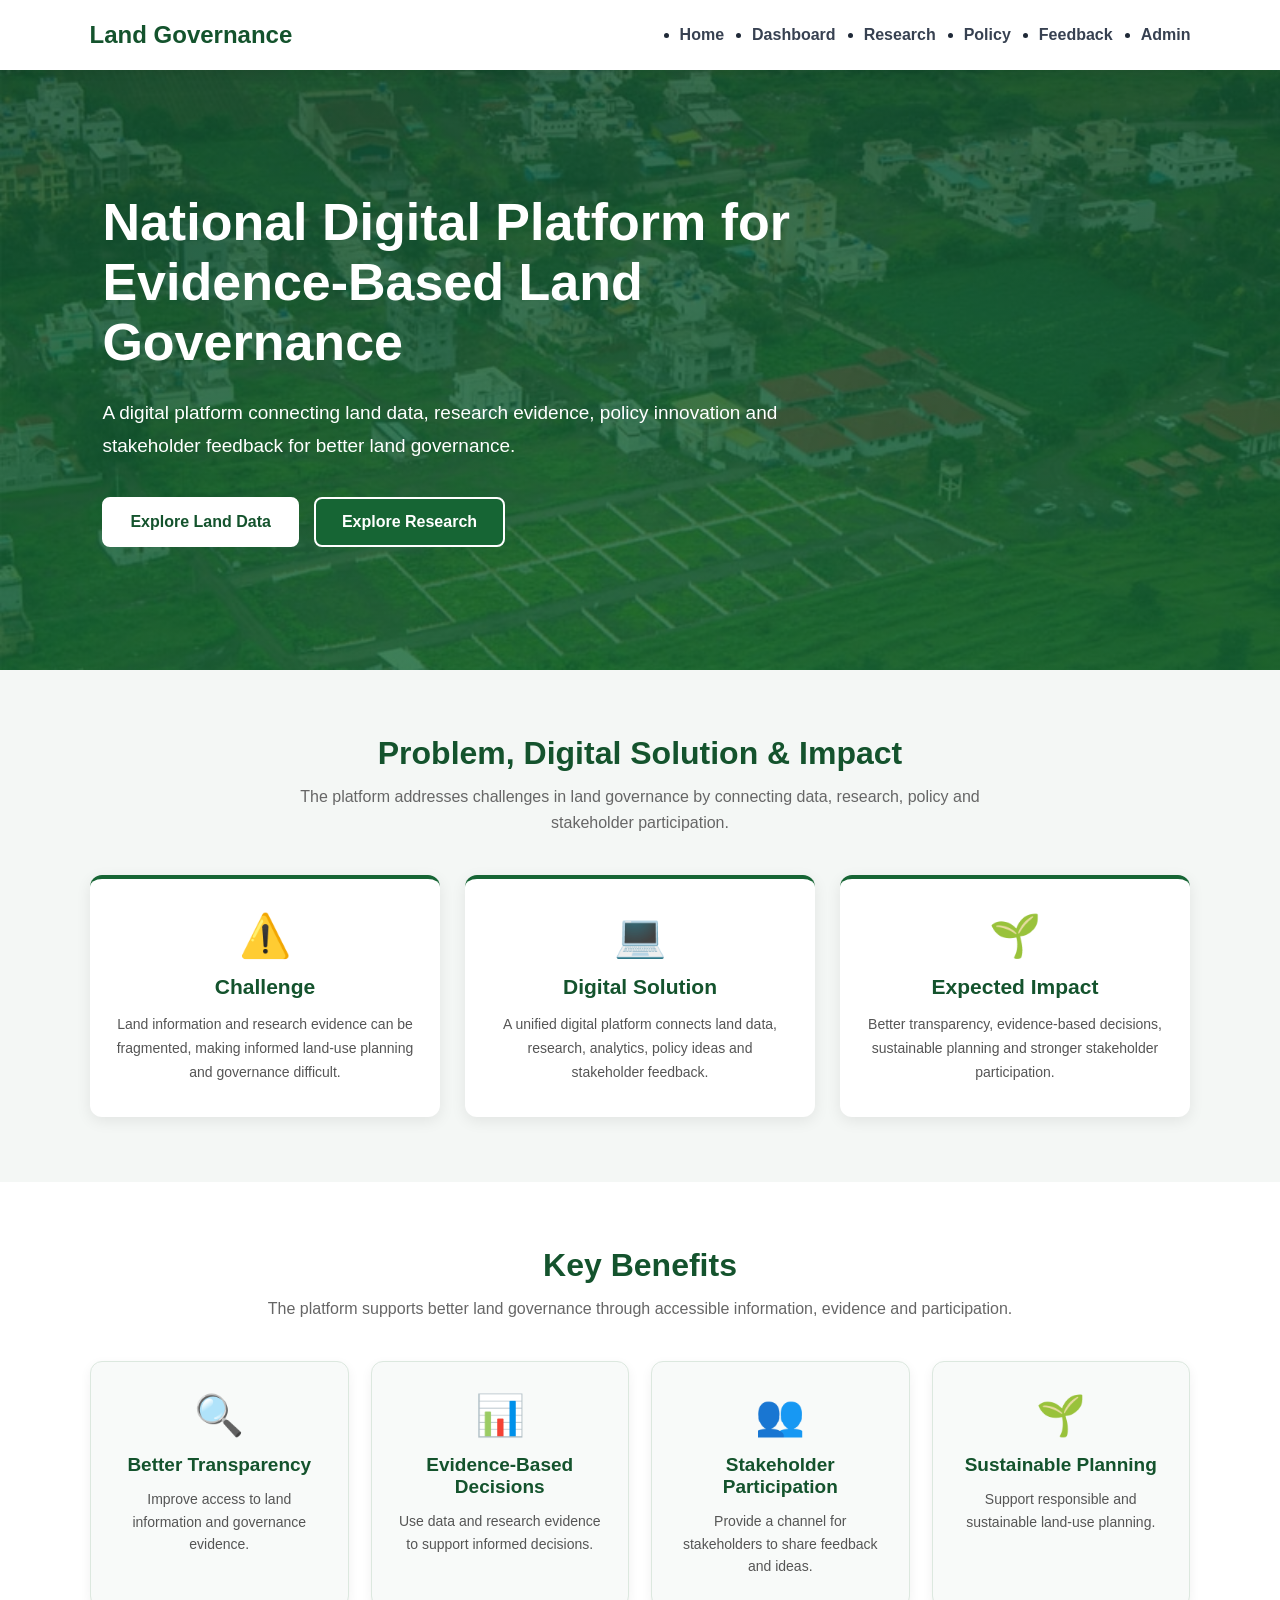
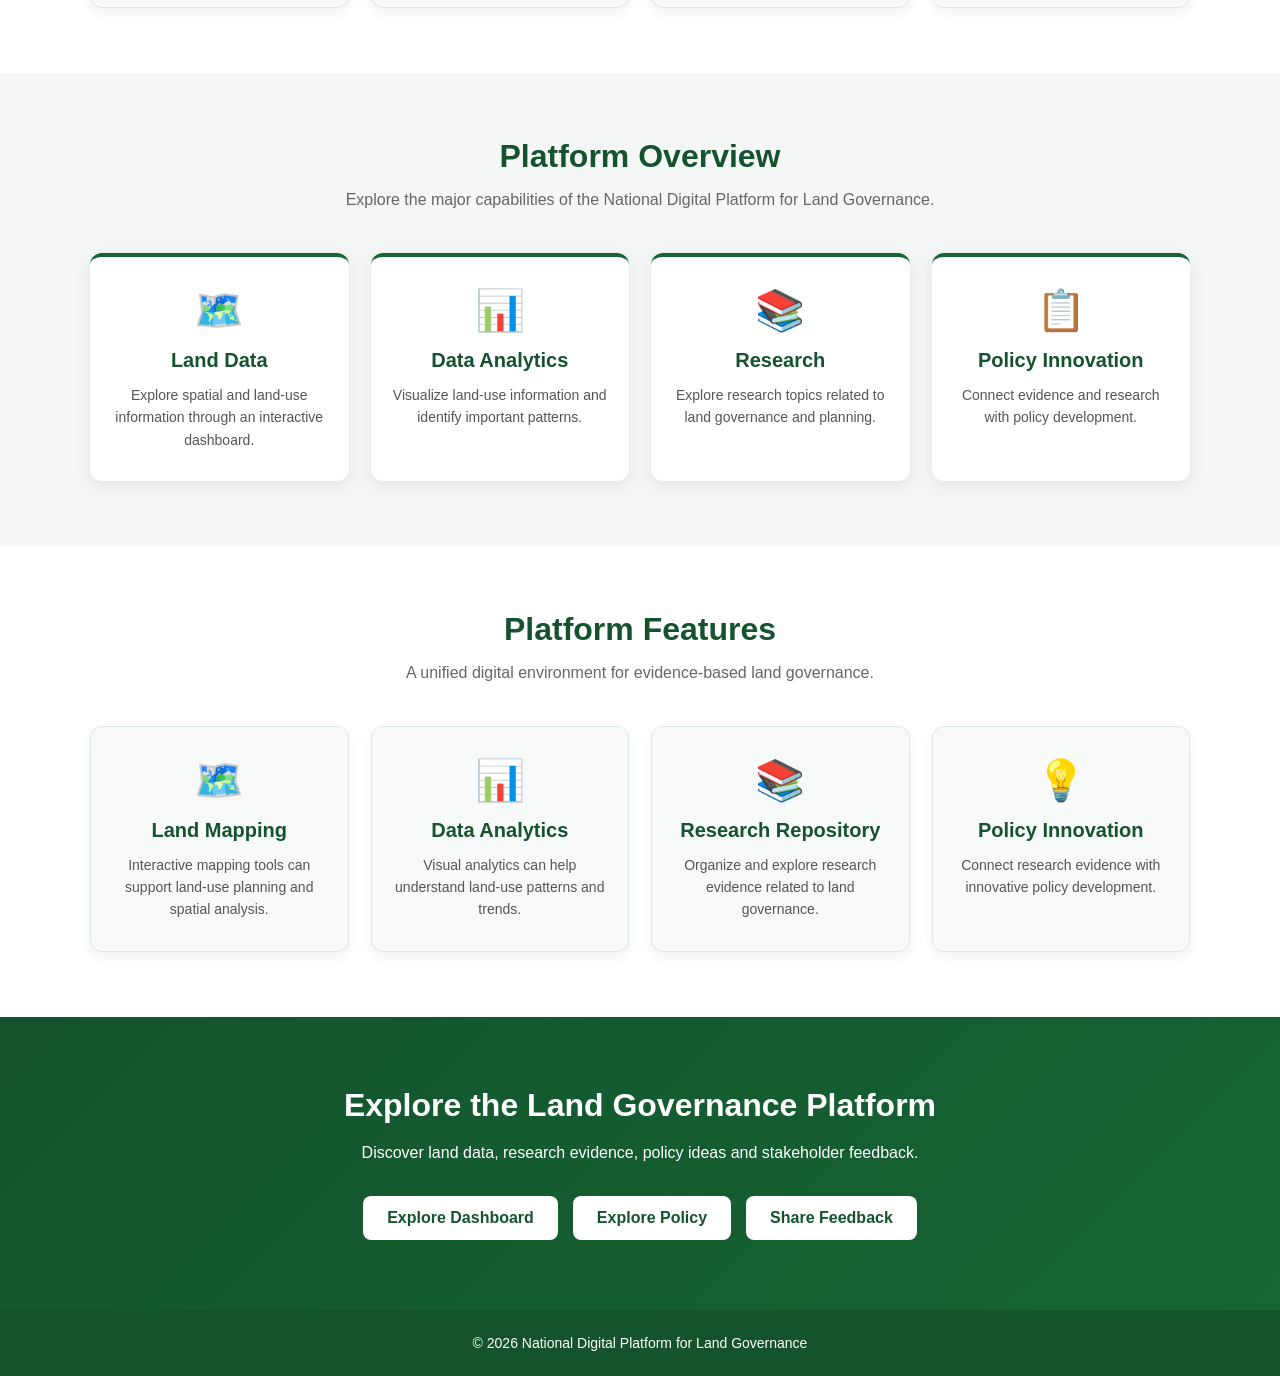
<file: index.html>
<!DOCTYPE html>
<html lang="en">

<head>
    <meta charset="UTF-8">
    <meta name="viewport" content="width=device-width, initial-scale=1.0">

    <title>Land Governance | National Digital Platform</title>

    <link rel="stylesheet" href="css/style.css">
</head>

<body>

    <!-- ============================= -->
    <!-- NAVIGATION BAR -->
    <!-- ============================= -->

    <nav class="navbar">

        <div class="logo">
            Land Governance
        </div>

        <ul class="nav-links">
            <li><a href="index.html">Home</a></li>
            <li><a href="dashboard.html">Dashboard</a></li>
            <li><a href="research.html">Research</a></li>
            <li><a href="policy.html">Policy</a></li>
            <li><a href="feedback.html">Feedback</a></li>
            <li><a href="admin.html">Admin</a></li>
        </ul>

    </nav>


    <!-- ============================= -->
    <!-- HERO SECTION -->
    <!-- ============================= -->

    <section class="hero">

        <div class="hero-content">

            <h1>
                National Digital Platform for
                Evidence-Based Land Governance
            </h1>

            <p>
                A digital platform connecting land data, research evidence,
                policy innovation and stakeholder feedback for better land governance.
            </p>

            <div class="hero-buttons">

                <a href="dashboard.html" class="btn-primary">
                    Explore Land Data
                </a>

                <a href="research.html" class="btn-secondary">
                    Explore Research
                </a>

            </div>

        </div>

    </section>


    <!-- ============================= -->
    <!-- PROBLEM - SOLUTION - IMPACT -->
    <!-- ============================= -->

    <section class="psi-section">

        <div class="psi-container">

            <h2>Problem, Digital Solution & Impact</h2>

            <p class="psi-description">
                The platform addresses challenges in land governance by connecting
                data, research, policy and stakeholder participation.
            </p>

            <div class="psi-grid">

                <div class="psi-card">

                    <div class="psi-icon">⚠️</div>

                    <h3>Challenge</h3>

                    <p>
                        Land information and research evidence can be fragmented,
                        making informed land-use planning and governance difficult.
                    </p>

                </div>


                <div class="psi-card">

                    <div class="psi-icon">💻</div>

                    <h3>Digital Solution</h3>

                    <p>
                        A unified digital platform connects land data, research,
                        analytics, policy ideas and stakeholder feedback.
                    </p>

                </div>


                <div class="psi-card">

                    <div class="psi-icon">🌱</div>

                    <h3>Expected Impact</h3>

                    <p>
                        Better transparency, evidence-based decisions,
                        sustainable planning and stronger stakeholder participation.
                    </p>

                </div>

            </div>

        </div>

    </section>


    <!-- ============================= -->
    <!-- KEY BENEFITS -->
    <!-- ============================= -->

    <section class="benefits-section">

        <div class="benefits-container">

            <h2>Key Benefits</h2>

            <p class="benefits-description">
                The platform supports better land governance through accessible
                information, evidence and participation.
            </p>

            <div class="benefits-grid">

                <div class="benefit-card">

                    <div class="benefit-icon">🔍</div>

                    <h3>Better Transparency</h3>

                    <p>
                        Improve access to land information and governance evidence.
                    </p>

                </div>


                <div class="benefit-card">

                    <div class="benefit-icon">📊</div>

                    <h3>Evidence-Based Decisions</h3>

                    <p>
                        Use data and research evidence to support informed decisions.
                    </p>

                </div>


                <div class="benefit-card">

                    <div class="benefit-icon">👥</div>

                    <h3>Stakeholder Participation</h3>

                    <p>
                        Provide a channel for stakeholders to share feedback and ideas.
                    </p>

                </div>


                <div class="benefit-card">

                    <div class="benefit-icon">🌱</div>

                    <h3>Sustainable Planning</h3>

                    <p>
                        Support responsible and sustainable land-use planning.
                    </p>

                </div>

            </div>

        </div>

    </section>


    <!-- ============================= -->
    <!-- PLATFORM OVERVIEW -->
    <!-- ============================= -->

    <section class="overview-section">

        <div class="overview-container">

            <h2>Platform Overview</h2>

            <p class="overview-description">
                Explore the major capabilities of the National Digital Platform
                for Land Governance.
            </p>

            <div class="overview-grid">

                <div class="overview-card">

                    <div class="overview-icon">🗺️</div>

                    <h3>Land Data</h3>

                    <p>
                        Explore spatial and land-use information through
                        an interactive dashboard.
                    </p>

                </div>


                <div class="overview-card">

                    <div class="overview-icon">📊</div>

                    <h3>Data Analytics</h3>

                    <p>
                        Visualize land-use information and identify
                        important patterns.
                    </p>

                </div>


                <div class="overview-card">

                    <div class="overview-icon">📚</div>

                    <h3>Research</h3>

                    <p>
                        Explore research topics related to land governance
                        and planning.
                    </p>

                </div>


                <div class="overview-card">

                    <div class="overview-icon">📋</div>

                    <h3>Policy Innovation</h3>

                    <p>
                        Connect evidence and research with policy development.
                    </p>

                </div>

            </div>

        </div>

    </section>


    <!-- ============================= -->
    <!-- PLATFORM FEATURES -->
    <!-- ============================= -->

    <section class="features-section">

        <div class="features-container">

            <h2>Platform Features</h2>

            <p class="features-description">
                A unified digital environment for evidence-based land governance.
            </p>

            <div class="features-grid">

                <div class="feature-card">

                    <div class="feature-icon">🗺️</div>

                    <h3>Land Mapping</h3>

                    <p>
                        Interactive mapping tools can support land-use planning
                        and spatial analysis.
                    </p>

                </div>


                <div class="feature-card">

                    <div class="feature-icon">📊</div>

                    <h3>Data Analytics</h3>

                    <p>
                        Visual analytics can help understand land-use
                        patterns and trends.
                    </p>

                </div>


                <div class="feature-card">

                    <div class="feature-icon">📚</div>

                    <h3>Research Repository</h3>

                    <p>
                        Organize and explore research evidence related
                        to land governance.
                    </p>

                </div>


                <div class="feature-card">

                    <div class="feature-icon">💡</div>

                    <h3>Policy Innovation</h3>

                    <p>
                        Connect research evidence with innovative
                        policy development.
                    </p>

                </div>

            </div>

        </div>

    </section>


    <!-- ============================= -->
    <!-- HOME PAGE CTA -->
    <!-- ============================= -->

    <section class="home-cta">

        <div class="home-cta-container">

            <h2>
                Explore the Land Governance Platform
            </h2>

            <p>
                Discover land data, research evidence, policy ideas
                and stakeholder feedback.
            </p>

            <div class="home-cta-buttons">

                <a href="dashboard.html">
                    Explore Dashboard
                </a>

                <a href="policy.html">
                    Explore Policy
                </a>

                <a href="feedback.html">
                    Share Feedback
                </a>

            </div>

        </div>

    </section>


    <!-- ============================= -->
    <!-- FOOTER -->
    <!-- ============================= -->

    <footer class="footer">

        <p>
            © 2026 National Digital Platform for Land Governance
        </p>

    </footer>


    <!-- ============================= -->
    <!-- JAVASCRIPT -->
    <!-- ============================= -->

    <script src="js/script.js"></script>

</body>

</html>
</file>
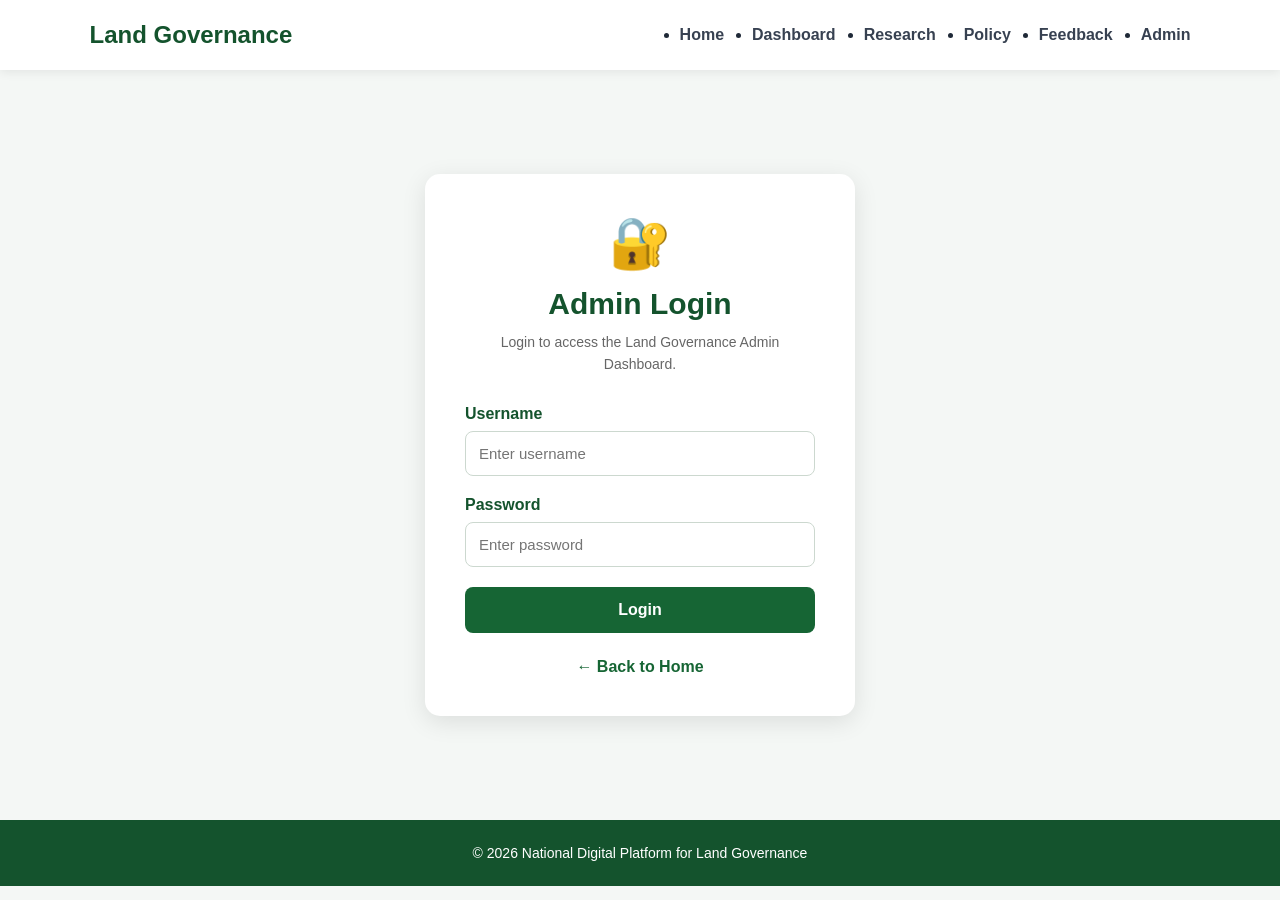
<file: admin.html>
<!DOCTYPE html>
<html lang="en">

<head>
    <meta charset="UTF-8">
    <meta name="viewport" content="width=device-width, initial-scale=1.0">

    <title>Admin Dashboard | Land Governance</title>

    <link rel="stylesheet" href="css/style.css">
</head>

<body>

    <!-- ============================= -->
    <!-- LOGIN PROTECTION -->
    <!-- ============================= -->

    <script>
        if (sessionStorage.getItem("adminLoggedIn") !== "true") {
            window.location.href = "login.html";
        }
    </script>


    <!-- ============================= -->
    <!-- NAVIGATION BAR -->
    <!-- ============================= -->

    <nav class="navbar">

        <div class="logo">
            Land Governance
        </div>

        <ul class="nav-links">

            <li>
                <a href="index.html">Home</a>
            </li>

            <li>
                <a href="dashboard.html">Dashboard</a>
            </li>

            <li>
                <a href="research.html">Research</a>
            </li>

            <li>
                <a href="policy.html">Policy</a>
            </li>

            <li>
                <a href="feedback.html">Feedback</a>
            </li>

            <li>
                <a href="admin.html">Admin</a>
            </li>

            <li>
                <a href="#" id="logoutBtn">Logout</a>
            </li>

        </ul>

    </nav>


    <!-- ============================= -->
    <!-- ADMIN HEADER -->
    <!-- ============================= -->

    <section class="admin-header">

        <div class="admin-header-content">

            <h1>Admin Dashboard</h1>

            <p>
                Manage stakeholder feedback and review platform insights.
            </p>

        </div>

    </section>


    <!-- ============================= -->
    <!-- ADMIN CONTENT -->
    <!-- ============================= -->

    <section class="admin-section">

        <div class="admin-container">


            <!-- ============================= -->
            <!-- STATISTICS -->
            <!-- ============================= -->

            <div class="admin-stats">

                <div class="admin-stat-card">

                    <h3>Total Feedback</h3>

                    <p id="totalFeedback">
                        0
                    </p>

                </div>


                <div class="admin-stat-card">

                    <h3>Policy Suggestions</h3>

                    <p id="policyFeedback">
                        0
                    </p>

                </div>


                <div class="admin-stat-card">

                    <h3>Research / Data</h3>

                    <p id="researchFeedback">
                        0
                    </p>

                </div>

            </div>


            <!-- ============================= -->
            <!-- FEEDBACK FILTER -->
            <!-- ============================= -->

            <div class="admin-filter">

                <label for="categoryFilter">
                    Filter Feedback:
                </label>

                <select id="categoryFilter">

                    <option value="all">
                        All Categories
                    </option>

                    <option value="land-use">
                        Land Use
                    </option>

                    <option value="policy">
                        Policy Suggestion
                    </option>

                    <option value="data-research">
                        Data / Research
                    </option>

                    <option value="environment">
                        Environment
                    </option>

                    <option value="other">
                        Other
                    </option>

                </select>

            </div>


            <!-- ============================= -->
            <!-- FEEDBACK TITLE -->
            <!-- ============================= -->

            <h2 class="admin-feedback-title">
                Submitted Feedback
            </h2>


            <p id="noFeedback">
                No feedback submitted yet.
            </p>


            <!-- ============================= -->
            <!-- FEEDBACK LIST -->
            <!-- ============================= -->

            <div id="feedbackList"></div>


            <!-- ============================= -->
            <!-- CLEAR FEEDBACK -->
            <!-- ============================= -->

            <button
                id="clearFeedbackBtn"
                class="clear-feedback-btn"
                type="button"
            >
                Clear All Feedback
            </button>

        </div>

    </section>


    <!-- ============================= -->
    <!-- FOOTER -->
    <!-- ============================= -->

    <footer class="footer">

        <p>
            © 2026 National Digital Platform for Land Governance
        </p>

    </footer>


    <!-- ============================= -->
    <!-- LOGOUT SCRIPT -->
    <!-- ============================= -->

    <script>

        const logoutBtn = document.getElementById("logoutBtn");

        if (logoutBtn) {

            logoutBtn.addEventListener("click", function(event) {

                event.preventDefault();

                sessionStorage.removeItem("adminLoggedIn");

                window.location.href = "login.html";

            });

        }

    </script>


    <!-- ============================= -->
    <!-- ADMIN DASHBOARD SCRIPT -->
    <!-- ============================= -->

    <script>

        const feedbackListContainer =
            document.getElementById("feedbackList");

        const noFeedback =
            document.getElementById("noFeedback");

        const totalFeedback =
            document.getElementById("totalFeedback");

        const policyFeedback =
            document.getElementById("policyFeedback");

        const researchFeedback =
            document.getElementById("researchFeedback");

        const categoryFilter =
            document.getElementById("categoryFilter");

        const clearFeedbackBtn =
            document.getElementById("clearFeedbackBtn");


        let feedbackList =
            JSON.parse(localStorage.getItem("feedbackList")) || [];


        /* ============================= */
        /* DISPLAY FEEDBACK */
        /* ============================= */

        function displayFeedback() {

            feedbackListContainer.innerHTML = "";

            const selectedCategory =
                categoryFilter.value;


            const filteredFeedback =
                selectedCategory === "all"
                    ? feedbackList
                    : feedbackList.filter(function(feedback) {
                        return feedback.category === selectedCategory;
                    });


            /* No feedback */

            if (filteredFeedback.length === 0) {

                noFeedback.style.display = "block";

            } else {

                noFeedback.style.display = "none";

            }


            /* Create feedback cards */

            filteredFeedback.forEach(function(feedback) {

                const card =
                    document.createElement("div");

                card.className =
                    "admin-feedback-card";


                const title =
                    document.createElement("h3");

                title.textContent =
                    feedback.category;

                card.appendChild(title);


                const name =
                    document.createElement("p");

                name.innerHTML =
                    "<strong>Name:</strong> ";

                name.appendChild(
                    document.createTextNode(feedback.name)
                );

                card.appendChild(name);


                const email =
                    document.createElement("p");

                email.innerHTML =
                    "<strong>Email:</strong> ";

                email.appendChild(
                    document.createTextNode(feedback.email)
                );

                card.appendChild(email);


                const location =
                    document.createElement("p");

                location.innerHTML =
                    "<strong>Location:</strong> ";

                location.appendChild(
                    document.createTextNode(feedback.location)
                );

                card.appendChild(location);


                const message =
                    document.createElement("p");

                message.innerHTML =
                    "<strong>Message:</strong> ";

                message.appendChild(
                    document.createTextNode(feedback.message)
                );

                card.appendChild(message);


                const date =
                    document.createElement("p");

                date.innerHTML =
                    "<strong>Date:</strong> ";

                date.appendChild(
                    document.createTextNode(feedback.date)
                );

                card.appendChild(date);


                feedbackListContainer.appendChild(card);

            });

        }


        /* ============================= */
        /* UPDATE STATISTICS */
        /* ============================= */

        function updateStatistics() {

            totalFeedback.textContent =
                feedbackList.length;


            const policyCount =
                feedbackList.filter(function(feedback) {

                    return feedback.category === "policy";

                }).length;


            const researchCount =
                feedbackList.filter(function(feedback) {

                    return feedback.category === "data-research";

                }).length;


            policyFeedback.textContent =
                policyCount;

            researchFeedback.textContent =
                researchCount;

        }


        /* ============================= */
        /* FILTER */
        /* ============================= */

        categoryFilter.addEventListener(
            "change",
            function() {

                displayFeedback();

            }
        );


        /* ============================= */
        /* CLEAR ALL FEEDBACK */
        /* ============================= */

        clearFeedbackBtn.addEventListener(
            "click",
            function() {

                if (feedbackList.length === 0) {

                    alert("There is no feedback to clear.");

                    return;

                }


                const confirmClear =
                    confirm(
                        "Are you sure you want to clear all feedback?"
                    );


                if (confirmClear) {

                    localStorage.removeItem("feedbackList");

                    feedbackList = [];

                    updateStatistics();

                    displayFeedback();

                    alert("All feedback has been cleared.");

                }

            }
        );


        /* ============================= */
        /* INITIAL LOAD */
        /* ============================= */

        updateStatistics();

        displayFeedback();

    </script>

</body>

</html>
</file>
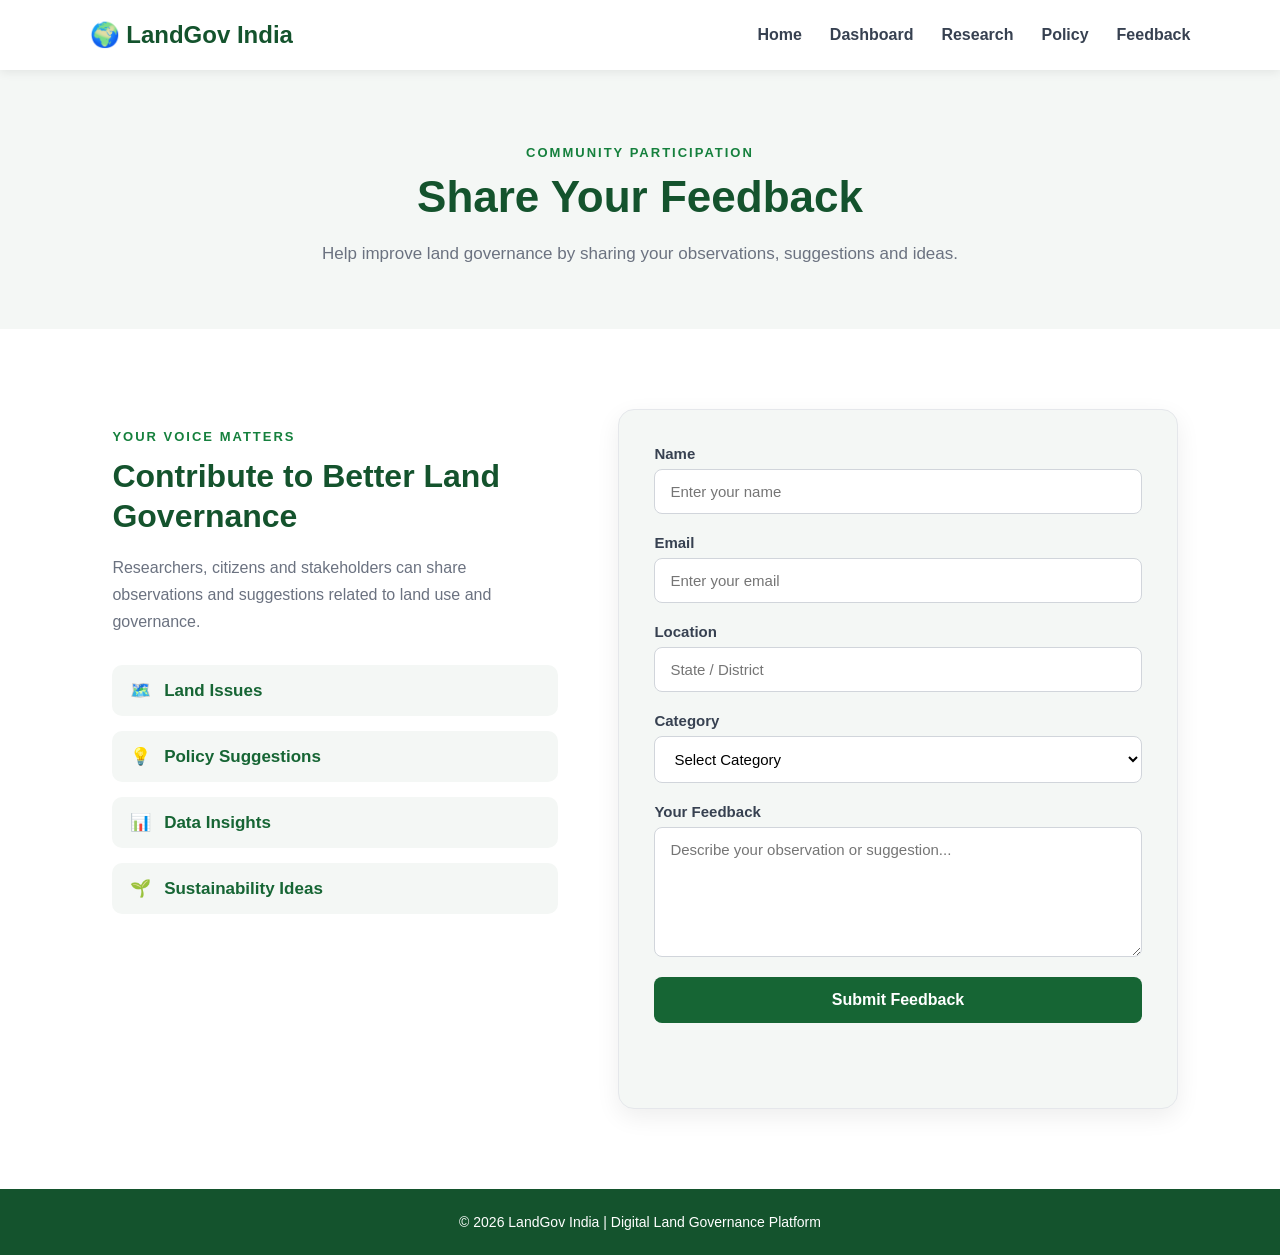
<file: feedback.html>
<!DOCTYPE html>
<html lang="en">

<head>

    <meta charset="UTF-8">

    <meta name="viewport" content="width=device-width, initial-scale=1.0">

    <title>Feedback - LandGov India</title>

    <link rel="stylesheet" href="css/style.css">

</head>


<body>


    <!-- Navigation Bar -->

    <nav>

        <div class="logo">
            🌍 LandGov India
        </div>


        <div class="nav-links">

            <a href="index.html">Home</a>

            <a href="dashboard.html">Dashboard</a>

            <a href="research.html">Research</a>

            <a href="policy.html">Policy</a>

            <a href="feedback.html">Feedback</a>

        </div>

    </nav>



    <!-- Feedback Header -->

    <section class="feedback-header">

        <p class="small-title">
            COMMUNITY PARTICIPATION
        </p>

        <h1>
            Share Your Feedback
        </h1>

        <p>
            Help improve land governance by sharing your
            observations, suggestions and ideas.
        </p>

    </section>



    <!-- Feedback Form -->

    <section class="feedback-section">

        <div class="feedback-container">


            <!-- Information -->

            <div class="feedback-info">

                <p class="small-title">
                    YOUR VOICE MATTERS
                </p>

                <h2>
                    Contribute to Better Land Governance
                </h2>

                <p>
                    Researchers, citizens and stakeholders can
                    share observations and suggestions related
                    to land use and governance.
                </p>


                <div class="feedback-points">

                    <div>
                        🗺️
                        <strong>
                            Land Issues
                        </strong>
                    </div>

                    <div>
                        💡
                        <strong>
                            Policy Suggestions
                        </strong>
                    </div>

                    <div>
                        📊
                        <strong>
                            Data Insights
                        </strong>
                    </div>

                    <div>
                        🌱
                        <strong>
                            Sustainability Ideas
                        </strong>
                    </div>

                </div>

            </div>



            <!-- Form -->

            <div class="feedback-form-card">

                <form id="feedbackForm">


                    <label for="name">
                        Name
                    </label>

                    <input
                        type="text"
                        id="name"
                        placeholder="Enter your name"
                        required
                    >


                    <label for="email">
                        Email
                    </label>

                    <input
                        type="email"
                        id="email"
                        placeholder="Enter your email"
                        required
                    >


                    <label for="location">
                        Location
                    </label>

                    <input
                        type="text"
                        id="location"
                        placeholder="State / District"
                        required
                    >


                    <label for="category">
                        Category
                    </label>

                    <select id="category" required>

                        <option value="">
                            Select Category
                        </option>

                        <option value="land-use">
                            Land Use
                        </option>

                        <option value="policy">
                            Policy Suggestion
                        </option>

                        <option value="data">
                            Data / Research
                        </option>

                        <option value="environment">
                            Environment
                        </option>

                        <option value="other">
                            Other
                        </option>

                    </select>


                    <label for="message">
                        Your Feedback
                    </label>

                    <textarea
                        id="message"
                        rows="6"
                        placeholder="Describe your observation or suggestion..."
                        required
                    ></textarea>


                    <button type="submit">
                        Submit Feedback
                    </button>


                </form>


                <div
                    id="feedbackMessage"
                    class="feedback-message">
                </div>

            </div>


        </div>

    </section>



    <!-- Footer -->

    <footer>

        <p>
            © 2026 LandGov India | Digital Land Governance Platform
        </p>

    </footer>



    <script src="js/script.js"></script>

</body>

</html>
</file>
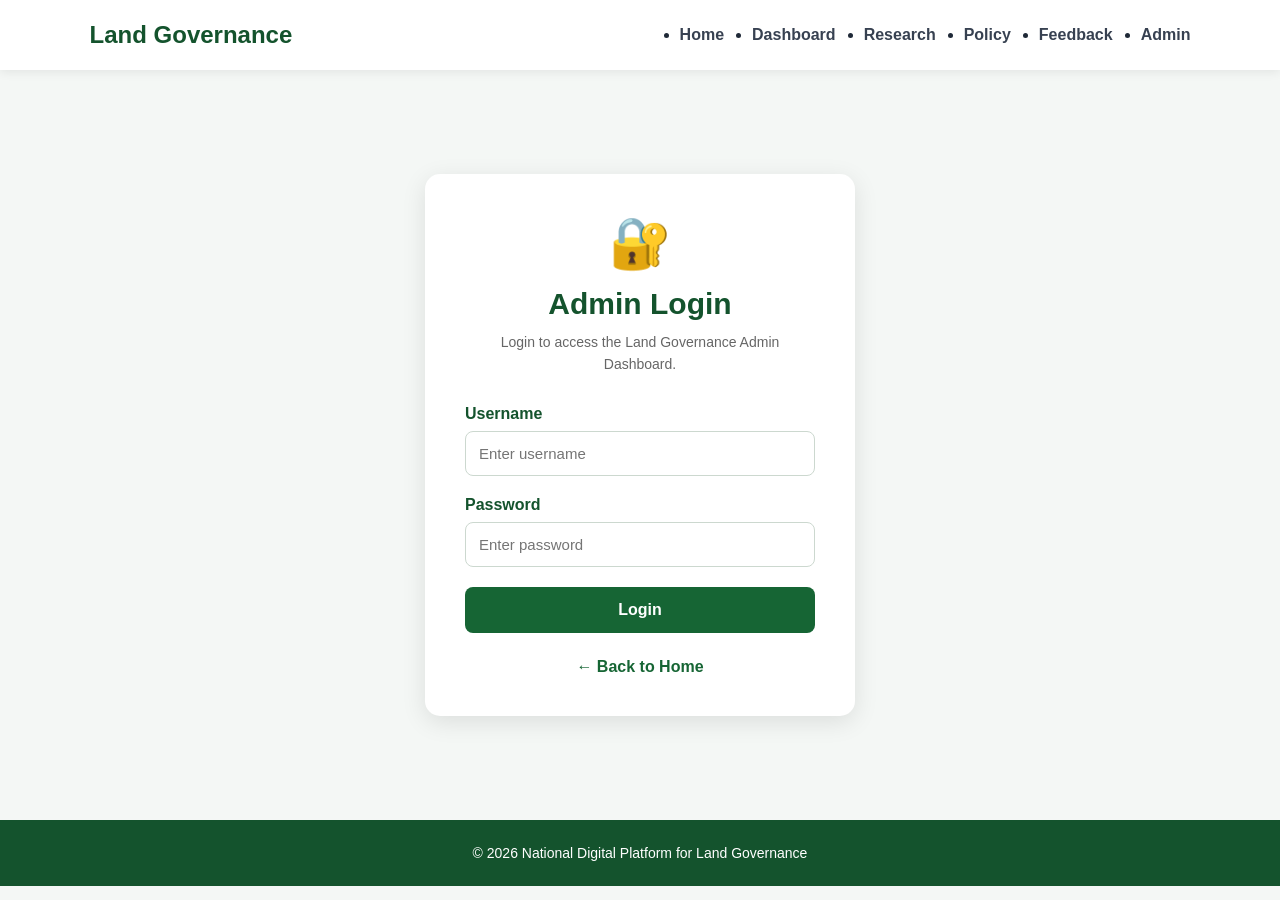
<file: login.html>
<!DOCTYPE html>
<html lang="en">

<head>
    <meta charset="UTF-8">
    <meta name="viewport" content="width=device-width, initial-scale=1.0">

    <title>Admin Login | Land Governance</title>

    <link rel="stylesheet" href="css/style.css">
</head>

<body>

    <!-- NAVIGATION BAR -->

    <nav class="navbar">

        <div class="logo">
            Land Governance
        </div>

        <ul class="nav-links">
            <li><a href="index.html">Home</a></li>
            <li><a href="dashboard.html">Dashboard</a></li>
            <li><a href="research.html">Research</a></li>
            <li><a href="policy.html">Policy</a></li>
            <li><a href="feedback.html">Feedback</a></li>
            <li><a href="login.html">Admin</a></li>
        </ul>

    </nav>


    <!-- LOGIN SECTION -->

    <section class="login-section">

        <div class="login-container">

            <div class="login-icon">
                🔐
            </div>

            <h1>Admin Login</h1>

            <p class="login-description">
                Login to access the Land Governance Admin Dashboard.
            </p>


            <form id="loginForm">

                <div class="login-field">

                    <label for="username">
                        Username
                    </label>

                    <input
                        type="text"
                        id="username"
                        placeholder="Enter username"
                        required
                    >

                </div>


                <div class="login-field">

                    <label for="password">
                        Password
                    </label>

                    <input
                        type="password"
                        id="password"
                        placeholder="Enter password"
                        required
                    >

                </div>


                <button type="submit" class="login-btn">
                    Login
                </button>


                <p id="loginMessage" class="login-message"></p>

            </form>


            <a href="index.html" class="back-home">
                ← Back to Home
            </a>

        </div>

    </section>


    <!-- FOOTER -->

    <footer class="footer">

        <p>
            © 2026 National Digital Platform for Land Governance
        </p>

    </footer>


    <script src="js/script.js"></script>

</body>

</html>
</file>
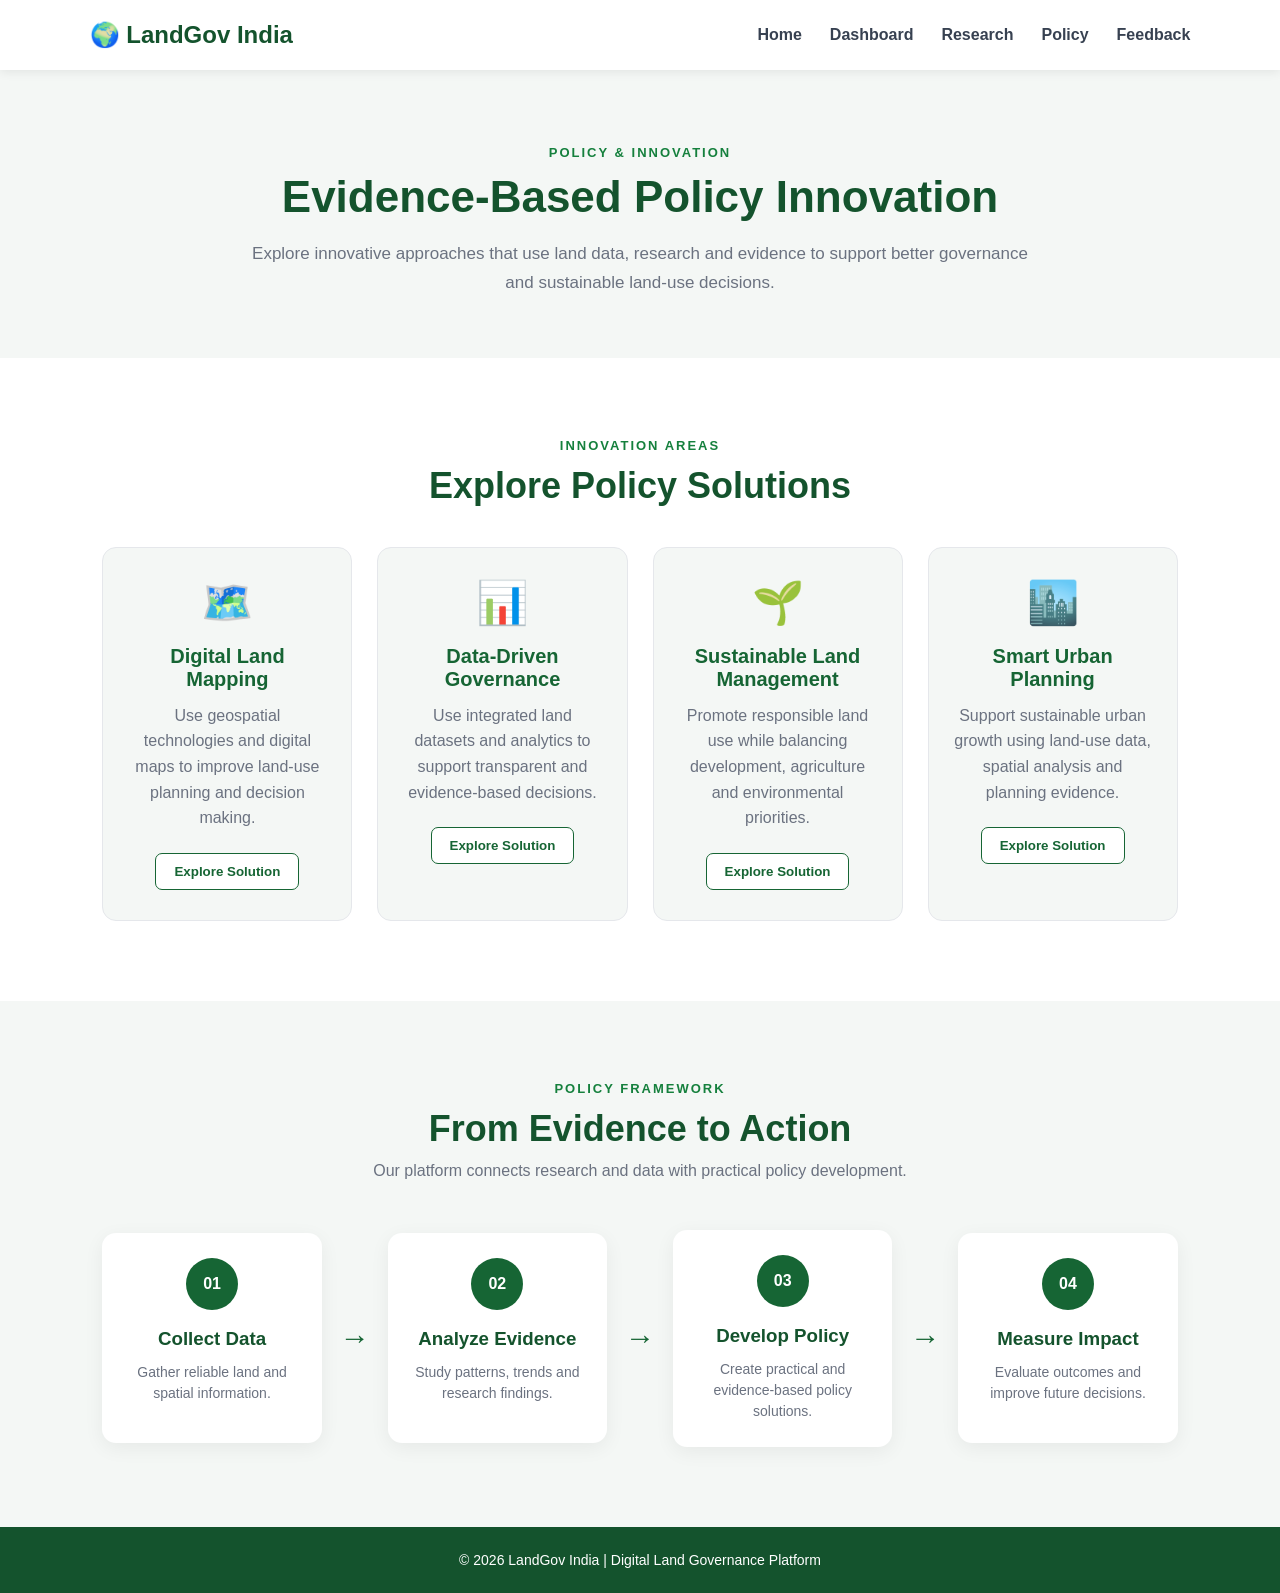
<file: policy.html>
<!DOCTYPE html>
<html lang="en">

<head>

    <meta charset="UTF-8">

    <meta name="viewport" content="width=device-width, initial-scale=1.0">

    <title>Policy Innovation - LandGov India</title>

    <link rel="stylesheet" href="css/style.css">

</head>


<body>


    <!-- Navigation Bar -->

    <nav>

        <div class="logo">
            🌍 LandGov India
        </div>


        <div class="nav-links">

            <a href="index.html">Home</a>

            <a href="dashboard.html">Dashboard</a>

            <a href="research.html">Research</a>

            <a href="policy.html">Policy</a>

            <a href="feedback.html">Feedback</a>

        </div>

    </nav>



    <!-- Policy Header -->

    <section class="policy-header">

        <p class="small-title">
            POLICY & INNOVATION
        </p>

        <h1>
            Evidence-Based Policy Innovation
        </h1>

        <p>
            Explore innovative approaches that use land data,
            research and evidence to support better governance
            and sustainable land-use decisions.
        </p>

    </section>



    <!-- Policy Ideas -->

    <section class="policy-section">

        <div class="section-title">

            <p class="small-title">
                INNOVATION AREAS
            </p>

            <h2>
                Explore Policy Solutions
            </h2>

        </div>


        <div class="policy-grid">


            <!-- Policy 1 -->

            <div class="policy-card">

                <div class="policy-icon">
                    🗺️
                </div>

                <h3>
                    Digital Land Mapping
                </h3>

                <p>
                    Use geospatial technologies and digital
                    maps to improve land-use planning and
                    decision making.
                </p>

                <button onclick="showPolicy('Digital Land Mapping')">
                    Explore Solution
                </button>

            </div>



            <!-- Policy 2 -->

            <div class="policy-card">

                <div class="policy-icon">
                    📊
                </div>

                <h3>
                    Data-Driven Governance
                </h3>

                <p>
                    Use integrated land datasets and analytics
                    to support transparent and evidence-based
                    decisions.
                </p>

                <button onclick="showPolicy('Data-Driven Governance')">
                    Explore Solution
                </button>

            </div>



            <!-- Policy 3 -->

            <div class="policy-card">

                <div class="policy-icon">
                    🌱
                </div>

                <h3>
                    Sustainable Land Management
                </h3>

                <p>
                    Promote responsible land use while balancing
                    development, agriculture and environmental
                    priorities.
                </p>

                <button onclick="showPolicy('Sustainable Land Management')">
                    Explore Solution
                </button>

            </div>



            <!-- Policy 4 -->

            <div class="policy-card">

                <div class="policy-icon">
                    🏙️
                </div>

                <h3>
                    Smart Urban Planning
                </h3>

                <p>
                    Support sustainable urban growth using
                    land-use data, spatial analysis and
                    planning evidence.
                </p>

                <button onclick="showPolicy('Smart Urban Planning')">
                    Explore Solution
                </button>

            </div>


        </div>

    </section>



    <!-- Policy Framework -->

    <section class="framework-section">

        <div class="section-title">

            <p class="small-title">
                POLICY FRAMEWORK
            </p>

            <h2>
                From Evidence to Action
            </h2>

            <p>
                Our platform connects research and data
                with practical policy development.
            </p>

        </div>


        <div class="framework-container">


            <div class="framework-step">

                <div class="step-number">
                    01
                </div>

                <h3>
                    Collect Data
                </h3>

                <p>
                    Gather reliable land and spatial
                    information.
                </p>

            </div>



            <div class="framework-arrow">
                →
            </div>



            <div class="framework-step">

                <div class="step-number">
                    02
                </div>

                <h3>
                    Analyze Evidence
                </h3>

                <p>
                    Study patterns, trends and
                    research findings.
                </p>

            </div>



            <div class="framework-arrow">
                →
            </div>



            <div class="framework-step">

                <div class="step-number">
                    03
                </div>

                <h3>
                    Develop Policy
                </h3>

                <p>
                    Create practical and evidence-based
                    policy solutions.
                </p>

            </div>



            <div class="framework-arrow">
                →
            </div>



            <div class="framework-step">

                <div class="step-number">
                    04
                </div>

                <h3>
                    Measure Impact
                </h3>

                <p>
                    Evaluate outcomes and improve
                    future decisions.
                </p>

            </div>


        </div>

    </section>



    <!-- Footer -->

    <footer>

        <p>
            © 2026 LandGov India | Digital Land Governance Platform
        </p>

    </footer>



    <script src="js/script.js"></script>

</body>

</html>
</file>
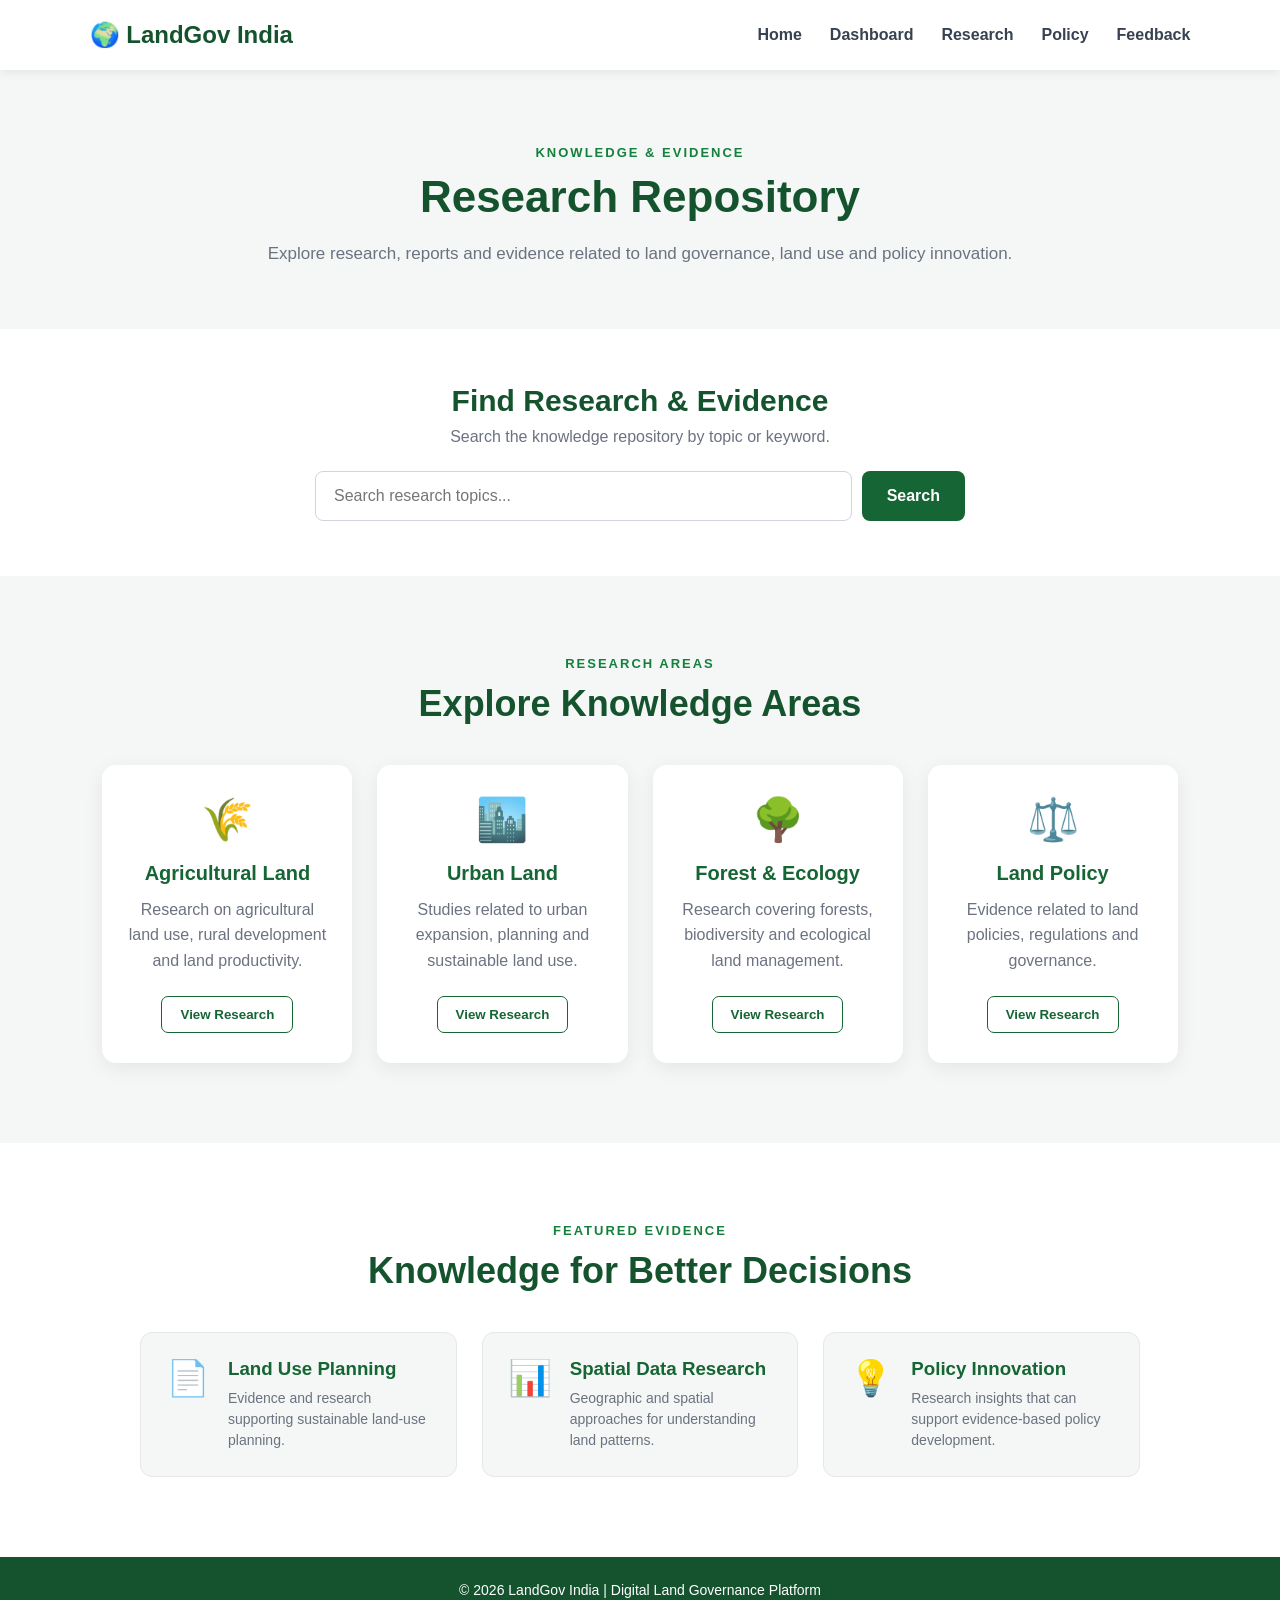
<file: research.html>
<!DOCTYPE html>
<html lang="en">

<head>

    <meta charset="UTF-8">

    <meta name="viewport" content="width=device-width, initial-scale=1.0">

    <title>Research Repository - LandGov India</title>

    <link rel="stylesheet" href="css/style.css">

</head>


<body>


    <!-- Navigation Bar -->

    <nav>

        <div class="logo">
            🌍 LandGov India
        </div>


        <div class="nav-links">

            <a href="index.html">Home</a>

            <a href="dashboard.html">Dashboard</a>

            <a href="research.html">Research</a>

            <a href="policy.html">Policy</a>

            <a href="feedback.html">Feedback</a>

        </div>

    </nav>



    <!-- Research Header -->

    <section class="research-header">

        <p class="small-title">
            KNOWLEDGE & EVIDENCE
        </p>

        <h1>
            Research Repository
        </h1>

        <p>
            Explore research, reports and evidence related to
            land governance, land use and policy innovation.
        </p>

    </section>



    <!-- Search -->

    <section class="research-search">

        <h2>
            Find Research & Evidence
        </h2>

        <p>
            Search the knowledge repository by topic or keyword.
        </p>


        <div class="search-box">

            <input
                type="text"
                id="researchSearch"
                placeholder="Search research topics..."
            >

            <button onclick="searchResearch()">
                Search
            </button>

        </div>

    </section>



    <!-- Research Categories -->

    <section class="research-section">

        <div class="section-title">

            <p class="small-title">
                RESEARCH AREAS
            </p>

            <h2>
                Explore Knowledge Areas
            </h2>

        </div>


        <div class="research-grid">


            <!-- Card 1 -->

            <div class="research-card research-item">

                <div class="research-icon">
                    🌾
                </div>

                <h3>
                    Agricultural Land
                </h3>

                <p>
                    Research on agricultural land use,
                    rural development and land productivity.
                </p>

                <button onclick="showResearch('Agricultural Land')">
                    View Research
                </button>

            </div>



            <!-- Card 2 -->

            <div class="research-card research-item">

                <div class="research-icon">
                    🏙️
                </div>

                <h3>
                    Urban Land
                </h3>

                <p>
                    Studies related to urban expansion,
                    planning and sustainable land use.
                </p>

                <button onclick="showResearch('Urban Land')">
                    View Research
                </button>

            </div>



            <!-- Card 3 -->

            <div class="research-card research-item">

                <div class="research-icon">
                    🌳
                </div>

                <h3>
                    Forest & Ecology
                </h3>

                <p>
                    Research covering forests, biodiversity
                    and ecological land management.
                </p>

                <button onclick="showResearch('Forest & Ecology')">
                    View Research
                </button>

            </div>



            <!-- Card 4 -->

            <div class="research-card research-item">

                <div class="research-icon">
                    ⚖️
                </div>

                <h3>
                    Land Policy
                </h3>

                <p>
                    Evidence related to land policies,
                    regulations and governance.
                </p>

                <button onclick="showResearch('Land Policy')">
                    View Research
                </button>

            </div>


        </div>

    </section>



    <!-- Featured Evidence -->

    <section class="evidence-section">

        <div class="section-title">

            <p class="small-title">
                FEATURED EVIDENCE
            </p>

            <h2>
                Knowledge for Better Decisions
            </h2>

        </div>


        <div class="evidence-container">


            <div class="evidence-card">

                <span>
                    📄
                </span>

                <div>

                    <h3>
                        Land Use Planning
                    </h3>

                    <p>
                        Evidence and research supporting
                        sustainable land-use planning.
                    </p>

                </div>

            </div>



            <div class="evidence-card">

                <span>
                    📊
                </span>

                <div>

                    <h3>
                        Spatial Data Research
                    </h3>

                    <p>
                        Geographic and spatial approaches
                        for understanding land patterns.
                    </p>

                </div>

            </div>



            <div class="evidence-card">

                <span>
                    💡
                </span>

                <div>

                    <h3>
                        Policy Innovation
                    </h3>

                    <p>
                        Research insights that can support
                        evidence-based policy development.
                    </p>

                </div>

            </div>


        </div>

    </section>



    <!-- Footer -->

    <footer>

        <p>
            © 2026 LandGov India | Digital Land Governance Platform
        </p>

    </footer>



    <script src="js/script.js"></script>

</body>

</html>
</file>
<file: css/style.css>
/* ================================
   BASIC SETTINGS
================================ */

* {
    margin: 0;
    padding: 0;
    box-sizing: border-box;
}

body {
    font-family: Arial, sans-serif;
    background: #f4f7f5;
    color: #1f2937;
}


/* ================================
   NAVIGATION BAR
================================ */

nav {
    height: 70px;

    display: flex;
    align-items: center;
    justify-content: space-between;

    padding: 0 7%;

    background: white;

    box-shadow: 0 2px 10px rgba(0, 0, 0, 0.08);

    position: sticky;
    top: 0;
    z-index: 1000;
}


/* Logo */

.logo {
    font-size: 24px;
    font-weight: bold;
    color: #14532d;
}


/* Navigation links */

.nav-links {
    display: flex;
    gap: 28px;
}

.nav-links a {
    text-decoration: none;
    color: #374151;
    font-size: 16px;
    font-weight: 600;

    transition: 0.3s;
}

.nav-links a:hover {
    color: #15803d;
}


/* ================================
   HERO SECTION
================================ */

.hero {
    min-height: 600px;

    display: flex;
    align-items: center;

    padding: 70px 8%;

    background:
        linear-gradient(
            rgba(20, 83, 45, 0.82),
            rgba(22, 101, 52, 0.82)
        ),
        url("../images/land.jpg");

    background-size: cover;
    background-position: center;
}


/* Hero content */

.hero-content {
    max-width: 800px;
    color: white;
}


/* Main heading */

.hero h1 {
    font-size: 52px;
    line-height: 1.15;

    margin-bottom: 25px;
}


/* Highlighted heading */

.hero h1 span {
    display: block;
    color: #d9f99d;
}


/* Description */

.hero p {
    font-size: 19px;
    line-height: 1.7;

    margin-bottom: 35px;

    max-width: 700px;
}


/* ================================
   BUTTONS
================================ */

.buttons {
    display: flex;
    gap: 15px;
}


.btn {
    display: inline-block;

    padding: 14px 24px;

    border-radius: 7px;

    text-decoration: none;

    font-weight: bold;

    transition: 0.3s;
}


/* Primary button */

.primary {
    background: white;
    color: #166534;
}

.primary:hover {
    background: #dcfce7;
}


/* Secondary button */

.secondary {
    color: white;

    border: 2px solid white;
}

.secondary:hover {
    background: white;
    color: #166534;
}


/* ================================
   FEATURES SECTION
================================ */

.features {
    padding: 80px 8%;

    text-align: center;

    background: #f4f7f5;
}


.features h2 {
    font-size: 36px;

    margin-bottom: 45px;

    color: #14532d;
}


/* Feature cards container */

.feature-container {
    display: grid;

    grid-template-columns: repeat(4, 1fr);

    gap: 25px;
}


/* Individual card */

.feature-card {
    background: white;

    padding: 35px 25px;

    border-radius: 14px;

    box-shadow:
        0 5px 20px rgba(0, 0, 0, 0.08);

    transition: 0.3s;
}


/* Card hover */

.feature-card:hover {
    transform: translateY(-8px);

    box-shadow:
        0 12px 30px rgba(0, 0, 0, 0.12);
}


/* Icons */

.icon {
    font-size: 42px;

    margin-bottom: 20px;
}


/* Card heading */

.feature-card h3 {
    font-size: 21px;

    margin-bottom: 15px;

    color: #166534;
}


/* Card paragraph */

.feature-card p {
    color: #6b7280;

    line-height: 1.6;

    font-size: 15px;
}


/* ================================
   FOOTER
================================ */

footer {
    padding: 25px;

    text-align: center;

    background: #14532d;

    color: white;

    font-size: 14px;
}


/* ================================
   RESPONSIVE DESIGN
================================ */

@media (max-width: 900px) {

    .feature-container {
        grid-template-columns: repeat(2, 1fr);
    }

    .hero h1 {
        font-size: 42px;
    }

}


@media (max-width: 600px) {

    nav {
        height: auto;

        flex-direction: column;

        gap: 15px;

        padding: 20px;
    }


    .nav-links {
        gap: 15px;

        flex-wrap: wrap;

        justify-content: center;
    }


    .hero {
        min-height: 500px;

        padding: 50px 7%;
    }


    .hero h1 {
        font-size: 34px;
    }


    .hero p {
        font-size: 16px;
    }


    .buttons {
        flex-direction: column;

        align-items: flex-start;
    }


    .feature-container {
        grid-template-columns: 1fr;
    }

}
/* ================================
   KEY INSIGHTS SECTION
================================ */

.stats {
    padding: 80px 8%;
    background: white;
    text-align: center;
}

.stats-heading {
    max-width: 700px;
    margin: 0 auto 45px;
}

.small-title {
    font-size: 13px;
    font-weight: bold;
    letter-spacing: 2px;
    color: #15803d;
    margin-bottom: 12px;
}

.stats-heading h2 {
    font-size: 36px;
    color: #14532d;
    margin-bottom: 15px;
}

.stats-heading > p:last-child {
    color: #6b7280;
    line-height: 1.7;
}


.stats-container {
    display: grid;
    grid-template-columns: repeat(4, 1fr);
    gap: 25px;
}


.stat-card {
    padding: 30px 20px;

    background: #f4f7f5;

    border-radius: 14px;

    border: 1px solid #e5e7eb;

    transition: 0.3s;
}


.stat-card:hover {
    transform: translateY(-6px);

    box-shadow: 0 10px 25px rgba(0, 0, 0, 0.08);
}


.stat-icon {
    font-size: 38px;
    margin-bottom: 15px;
}


.stat-card h3 {
    font-size: 20px;
    color: #166534;
    margin-bottom: 10px;
}


.stat-card p {
    color: #6b7280;
    line-height: 1.5;
}


/* Mobile */

@media (max-width: 900px) {

    .stats-container {
        grid-template-columns: repeat(2, 1fr);
    }

}


@media (max-width: 600px) {

    .stats-container {
        grid-template-columns: 1fr;
    }

}
/* ================================
   DASHBOARD PAGE
================================ */

.dashboard-header {
    padding: 70px 8% 50px;
    text-align: center;
    background: #f4f7f5;
}

.dashboard-header h1 {
    font-size: 44px;
    color: #14532d;
    margin: 12px 0 18px;
}

.dashboard-header > p:last-child {
    max-width: 750px;
    margin: auto;
    color: #6b7280;
    font-size: 17px;
    line-height: 1.7;
}


/* Dashboard Cards */

.dashboard-stats {
    padding: 20px 8% 70px;
    background: #f4f7f5;

    display: grid;
    grid-template-columns: repeat(4, 1fr);
    gap: 25px;
}

.dashboard-card {
    background: white;
    padding: 30px 22px;

    text-align: center;

    border-radius: 14px;

    box-shadow: 0 5px 20px rgba(0, 0, 0, 0.07);

    transition: 0.3s;
}

.dashboard-card:hover {
    transform: translateY(-6px);
}

.dashboard-icon {
    font-size: 40px;
    margin-bottom: 15px;
}

.dashboard-card h3 {
    color: #166534;
    font-size: 20px;
    margin-bottom: 10px;
}

.dashboard-card p {
    color: #6b7280;
    line-height: 1.5;
}


/* State Selection */

.state-section {
    padding: 70px 8%;
    text-align: center;
    background: white;
}

.state-section h2 {
    font-size: 32px;
    color: #14532d;
    margin-bottom: 12px;
}

.state-section p {
    color: #6b7280;
    margin-bottom: 25px;
}

#stateSelect {
    width: 280px;
    padding: 14px 18px;

    border: 2px solid #d1d5db;
    border-radius: 8px;

    font-size: 16px;

    background: white;

    cursor: pointer;
}

#stateSelect:focus {
    outline: none;
    border-color: #15803d;
}


/* Map Section */

.map-section {
    padding: 80px 8%;
    background: #f4f7f5;
}

.section-title {
    text-align: center;
    margin-bottom: 40px;
}

.section-title h2 {
    font-size: 36px;
    color: #14532d;
    margin: 12px 0;
}

.section-title p:last-child {
    color: #6b7280;
}


/* Map Placeholder */

.map-placeholder {
    height: 500px;

    max-width: 1200px;

    margin: auto;

    border-radius: 16px;

    background:
        linear-gradient(
            rgba(22, 101, 52, 0.12),
            rgba(22, 101, 52, 0.12)
        );

    border: 2px dashed #86a98f;

    display: flex;
    align-items: center;
    justify-content: center;
}

.map-content {
    text-align: center;
}

.map-icon {
    font-size: 70px;
    margin-bottom: 20px;
}

.map-content h3 {
    font-size: 26px;
    color: #14532d;
    margin-bottom: 10px;
}

.map-content p {
    color: #6b7280;
}


/* Dashboard Responsive */

@media (max-width: 900px) {

    .dashboard-stats {
        grid-template-columns: repeat(2, 1fr);
    }

    .dashboard-header h1 {
        font-size: 38px;
    }

}


@media (max-width: 600px) {

    .dashboard-stats {
        grid-template-columns: 1fr;
    }

    .dashboard-header h1 {
        font-size: 32px;
    }

    #stateSelect {
        width: 100%;
        max-width: 320px;
    }

    .map-placeholder {
        height: 350px;
    }

}
/* ================================
   INTERACTIVE INDIA MAP
================================ */

#indiaMap {
    height: 500px;
    width: 100%;
    max-width: 1200px;

    margin: 0 auto;

    border-radius: 16px;

    border: 2px solid #d1d5db;

    overflow: hidden;

    box-shadow:
        0 8px 25px rgba(0, 0, 0, 0.08);
}
/* ================================
   LAND USE ANALYTICS
================================ */

.analytics-section {
    padding: 80px 8%;
    background: white;
}

.analytics-container {
    max-width: 1200px;
    margin: auto;

    display: grid;
    grid-template-columns: 1.5fr 1fr;

    gap: 30px;
}


/* Chart Card */

.chart-card {
    background: #f4f7f5;

    padding: 30px;

    border-radius: 16px;

    border: 1px solid #e5e7eb;

    box-shadow:
        0 5px 20px rgba(0, 0, 0, 0.06);
}

.chart-card h3 {
    color: #14532d;

    font-size: 22px;

    margin-bottom: 25px;
}


/* Insights Card */

.insights-card {
    background: #f4f7f5;

    padding: 30px;

    border-radius: 16px;

    border: 1px solid #e5e7eb;
}

.insights-card h3 {
    color: #14532d;

    font-size: 22px;

    margin-bottom: 25px;
}


/* Individual Insight */

.insight-item {
    display: flex;

    align-items: center;

    gap: 15px;

    padding: 16px 0;

    border-bottom: 1px solid #e5e7eb;
}

.insight-item:last-child {
    border-bottom: none;
}

.insight-item > span {
    font-size: 30px;
}

.insight-item strong {
    color: #166534;

    font-size: 16px;
}

.insight-item p {
    color: #6b7280;

    font-size: 14px;

    margin-top: 4px;
}


/* Responsive */

@media (max-width: 900px) {

    .analytics-container {
        grid-template-columns: 1fr;
    }

}
/* ================================
   RESEARCH PAGE
================================ */

.research-header {
    padding: 75px 8% 60px;
    text-align: center;
    background: #f4f7f5;
}

.research-header h1 {
    font-size: 44px;
    color: #14532d;
    margin: 12px 0 18px;
}

.research-header > p:last-child {
    max-width: 750px;
    margin: auto;
    color: #6b7280;
    font-size: 17px;
    line-height: 1.7;
}


/* Search Section */

.research-search {
    padding: 55px 8%;
    text-align: center;
    background: white;
}

.research-search h2 {
    color: #14532d;
    font-size: 30px;
    margin-bottom: 10px;
}

.research-search > p {
    color: #6b7280;
    margin-bottom: 25px;
}

.search-box {
    max-width: 650px;
    margin: auto;

    display: flex;
    gap: 10px;
}

.search-box input {
    flex: 1;

    padding: 15px 18px;

    border: 1px solid #d1d5db;
    border-radius: 8px;

    font-size: 16px;
}

.search-box input:focus {
    outline: none;
    border-color: #15803d;
}

.search-box button {
    padding: 15px 25px;

    border: none;
    border-radius: 8px;

    background: #166534;
    color: white;

    font-size: 16px;
    font-weight: bold;

    cursor: pointer;
}

.search-box button:hover {
    background: #14532d;
}


/* Research Section */

.research-section {
    padding: 80px 8%;
    background: #f4f7f5;
}

.research-grid {
    max-width: 1200px;
    margin: auto;

    display: grid;
    grid-template-columns: repeat(4, 1fr);

    gap: 25px;
}

.research-card {
    background: white;

    padding: 30px 25px;

    border-radius: 14px;

    text-align: center;

    box-shadow:
        0 5px 20px rgba(0, 0, 0, 0.07);

    transition: 0.3s;
}

.research-card:hover {
    transform: translateY(-7px);

    box-shadow:
        0 12px 28px rgba(0, 0, 0, 0.10);
}

.research-icon {
    font-size: 42px;
    margin-bottom: 18px;
}

.research-card h3 {
    color: #166534;
    font-size: 20px;
    margin-bottom: 12px;
}

.research-card p {
    color: #6b7280;
    line-height: 1.6;
    margin-bottom: 22px;
}

.research-card button {
    padding: 10px 18px;

    border: 1px solid #166534;
    border-radius: 7px;

    background: white;
    color: #166534;

    font-weight: bold;

    cursor: pointer;
}

.research-card button:hover {
    background: #166534;
    color: white;
}


/* Featured Evidence */

.evidence-section {
    padding: 80px 8%;
    background: white;
}

.evidence-container {
    max-width: 1000px;
    margin: auto;

    display: grid;
    grid-template-columns: repeat(3, 1fr);

    gap: 25px;
}

.evidence-card {
    display: flex;

    gap: 18px;

    padding: 25px;

    background: #f4f7f5;

    border-radius: 12px;

    border: 1px solid #e5e7eb;
}

.evidence-card > span {
    font-size: 35px;
}

.evidence-card h3 {
    color: #166534;
    margin-bottom: 8px;
}

.evidence-card p {
    color: #6b7280;
    line-height: 1.5;
    font-size: 14px;
}


/* Research Responsive */

@media (max-width: 900px) {

    .research-grid {
        grid-template-columns: repeat(2, 1fr);
    }

    .evidence-container {
        grid-template-columns: 1fr;
    }

}


@media (max-width: 600px) {

    .research-header h1 {
        font-size: 34px;
    }

    .research-grid {
        grid-template-columns: 1fr;
    }

    .search-box {
        flex-direction: column;
    }

    .search-box button {
        width: 100%;
    }

}
/* ================================
   POLICY PAGE
================================ */

.policy-header {
    padding: 75px 8% 60px;
    text-align: center;
    background: #f4f7f5;
}

.policy-header h1 {
    font-size: 44px;
    color: #14532d;
    margin: 12px 0 18px;
}

.policy-header > p:last-child {
    max-width: 780px;
    margin: auto;
    color: #6b7280;
    font-size: 17px;
    line-height: 1.7;
}


/* Policy Solutions */

.policy-section {
    padding: 80px 8%;
    background: white;
}

.policy-grid {
    max-width: 1200px;
    margin: auto;

    display: grid;
    grid-template-columns: repeat(4, 1fr);

    gap: 25px;
}

.policy-card {
    background: #f4f7f5;

    padding: 30px 25px;

    border-radius: 14px;

    text-align: center;

    border: 1px solid #e5e7eb;

    transition: 0.3s;
}

.policy-card:hover {
    transform: translateY(-7px);

    box-shadow:
        0 12px 28px rgba(0, 0, 0, 0.09);
}

.policy-icon {
    font-size: 42px;
    margin-bottom: 18px;
}

.policy-card h3 {
    color: #166534;

    font-size: 20px;

    margin-bottom: 12px;
}

.policy-card p {
    color: #6b7280;

    line-height: 1.6;

    margin-bottom: 22px;
}

.policy-card button {
    padding: 10px 18px;

    border: 1px solid #166534;

    border-radius: 7px;

    background: white;

    color: #166534;

    font-weight: bold;

    cursor: pointer;

    transition: 0.3s;
}

.policy-card button:hover {
    background: #166534;
    color: white;
}


/* Policy Framework */

.framework-section {
    padding: 80px 8%;

    background: #f4f7f5;
}

.framework-container {
    max-width: 1200px;

    margin: 50px auto 0;

    display: flex;

    align-items: center;

    justify-content: center;

    gap: 18px;
}

.framework-step {
    flex: 1;

    min-height: 210px;

    padding: 25px 20px;

    background: white;

    border-radius: 14px;

    text-align: center;

    box-shadow:
        0 5px 20px rgba(0, 0, 0, 0.06);
}

.step-number {
    width: 52px;
    height: 52px;

    margin: 0 auto 18px;

    display: flex;

    align-items: center;

    justify-content: center;

    border-radius: 50%;

    background: #166534;

    color: white;

    font-weight: bold;
}

.framework-step h3 {
    color: #14532d;

    margin-bottom: 12px;
}

.framework-step p {
    color: #6b7280;

    line-height: 1.5;

    font-size: 14px;
}

.framework-arrow {
    font-size: 30px;

    color: #166534;

    font-weight: bold;
}


/* Policy Responsive */

@media (max-width: 1000px) {

    .policy-grid {
        grid-template-columns: repeat(2, 1fr);
    }

    .framework-container {
        flex-wrap: wrap;
    }

    .framework-step {
        flex: 0 0 45%;
    }

}


@media (max-width: 600px) {

    .policy-header h1 {
        font-size: 34px;
    }

    .policy-grid {
        grid-template-columns: 1fr;
    }

    .framework-container {
        flex-direction: column;
    }

    .framework-step {
        width: 100%;
    }

    .framework-arrow {
        transform: rotate(90deg);
    }

}
/* ================================
   FEEDBACK PAGE
================================ */

.feedback-header {
    padding: 75px 8% 60px;

    text-align: center;

    background: #f4f7f5;
}

.feedback-header h1 {
    font-size: 44px;

    color: #14532d;

    margin: 12px 0 18px;
}

.feedback-header > p:last-child {
    max-width: 750px;

    margin: auto;

    color: #6b7280;

    font-size: 17px;

    line-height: 1.7;
}


/* Feedback Section */

.feedback-section {
    padding: 80px 8%;

    background: white;
}

.feedback-container {
    max-width: 1100px;

    margin: auto;

    display: grid;

    grid-template-columns: 1fr 1.2fr;

    gap: 50px;

    align-items: start;
}


/* Feedback Information */

.feedback-info {
    padding: 20px 10px;
}

.feedback-info h2 {
    color: #14532d;

    font-size: 32px;

    line-height: 1.25;

    margin: 12px 0 18px;
}

.feedback-info > p:not(.small-title) {
    color: #6b7280;

    line-height: 1.7;

    margin-bottom: 30px;
}


/* Feedback Points */

.feedback-points {
    display: flex;

    flex-direction: column;

    gap: 15px;
}

.feedback-points div {
    padding: 15px 18px;

    background: #f4f7f5;

    border-radius: 10px;

    color: #166534;

    font-size: 17px;
}

.feedback-points strong {
    margin-left: 8px;
}


/* Form Card */

.feedback-form-card {
    background: #f4f7f5;

    padding: 35px;

    border-radius: 16px;

    border: 1px solid #e5e7eb;

    box-shadow:
        0 8px 25px rgba(0, 0, 0, 0.07);
}


/* Form */

#feedbackForm {
    display: flex;

    flex-direction: column;
}

#feedbackForm label {
    margin-bottom: 7px;

    color: #374151;

    font-size: 15px;

    font-weight: 600;
}

#feedbackForm input,
#feedbackForm select,
#feedbackForm textarea {
    width: 100%;

    padding: 13px 15px;

    margin-bottom: 20px;

    border: 1px solid #d1d5db;

    border-radius: 8px;

    background: white;

    font-family: Arial, sans-serif;

    font-size: 15px;
}

#feedbackForm input:focus,
#feedbackForm select:focus,
#feedbackForm textarea:focus {
    outline: none;

    border-color: #15803d;

    box-shadow:
        0 0 0 2px rgba(21, 128, 61, 0.08);
}

#feedbackForm textarea {
    resize: vertical;
}


/* Submit Button */

#feedbackForm button {
    padding: 14px 20px;

    border: none;

    border-radius: 8px;

    background: #166534;

    color: white;

    font-size: 16px;

    font-weight: bold;

    cursor: pointer;

    transition: 0.3s;
}

#feedbackForm button:hover {
    background: #14532d;

    transform: translateY(-2px);
}


/* Success Message */

.feedback-message {
    margin-top: 20px;

    padding: 15px;

    border-radius: 8px;

    text-align: center;

    font-weight: 600;
}


/* Feedback Responsive */

@media (max-width: 900px) {

    .feedback-container {
        grid-template-columns: 1fr;

        gap: 30px;
    }

}


@media (max-width: 600px) {

    .feedback-header h1 {
        font-size: 34px;
    }

    .feedback-form-card {
        padding: 25px 20px;
    }

}
/* ===============================
   ADMIN DASHBOARD
   =============================== */

.admin-header {
    background: linear-gradient(
        rgba(20, 83, 45, 0.95),
        rgba(22, 101, 52, 0.95)
    );
    color: white;
    padding: 70px 20px;
    text-align: center;
}

.admin-header-content {
    max-width: 1000px;
    margin: auto;
}

.admin-header h1 {
    font-size: 42px;
    margin-bottom: 15px;
}

.admin-header p {
    font-size: 18px;
    margin: 0;
}

.admin-section {
    padding: 60px 20px;
    background: #f4f7f5;
    min-height: 400px;
}

.admin-container {
    max-width: 1100px;
    margin: auto;
}

.admin-container h2 {
    text-align: center;
    color: #14532d;
    font-size: 30px;
    margin-bottom: 10px;
}

.admin-container > p {
    text-align: center;
    color: #555;
    margin-bottom: 35px;
}

#adminFeedback {
    background: white;
    padding: 30px;
    border-radius: 12px;
    box-shadow: 0 4px 15px rgba(0, 0, 0, 0.08);
    text-align: center;
    color: #666;
}
/* ===============================
   ADMIN FEEDBACK CARDS
   =============================== */

.admin-feedback-card {
    background: #f8faf9;
    border-left: 5px solid #166534;
    padding: 25px;
    margin-bottom: 20px;
    border-radius: 10px;
    text-align: left;
    box-shadow: 0 3px 10px rgba(0, 0, 0, 0.08);
}

.admin-feedback-card h3 {
    color: #14532d;
    font-size: 22px;
    margin-bottom: 15px;
}

.admin-feedback-card p {
    color: #444;
    margin: 8px 0;
    line-height: 1.5;
}

.admin-feedback-card strong {
    color: #14532d;
}
/* ===============================
   ADMIN STAT CARD
   =============================== */

.admin-stats {
    display: flex;
    justify-content: center;
    margin-bottom: 35px;
}

.admin-stat-card {
    background: white;
    width: 240px;
    padding: 25px;
    border-radius: 12px;
    text-align: center;
    box-shadow: 0 4px 15px rgba(0, 0, 0, 0.08);
    border-top: 5px solid #166534;
}

.admin-stat-card h3 {
    color: #555;
    font-size: 18px;
    margin-bottom: 10px;
}

.admin-stat-card p {
    color: #14532d;
    font-size: 38px;
    font-weight: bold;
    margin: 0;
}
/* ===============================
   CLEAR FEEDBACK BUTTON
   =============================== */

.clear-feedback-btn {
    display: block;
    margin: 30px auto 10px;
    padding: 12px 25px;
    background: #b91c1c;
    color: white;
    border: none;
    border-radius: 8px;
    font-size: 16px;
    font-weight: bold;
    cursor: pointer;
    transition: 0.3s;
}

.clear-feedback-btn:hover {
    background: #991b1b;
    transform: translateY(-2px);
}
/* ===============================
   LAND GOVERNANCE INSIGHTS
   =============================== */

.insights-section {
    padding: 60px 20px;
    background: #f4f7f5;
}

.insights-container {
    max-width: 1100px;
    margin: auto;
}

.insights-container h2 {
    text-align: center;
    color: #14532d;
    font-size: 32px;
    margin-bottom: 12px;
}

.insights-description {
    text-align: center;
    color: #666;
    margin-bottom: 40px;
}

.insights-grid {
    display: grid;
    grid-template-columns: repeat(4, 1fr);
    gap: 22px;
}

.insight-card {
    background: white;
    padding: 28px 22px;
    border-radius: 12px;
    text-align: center;
    box-shadow: 0 4px 15px rgba(0, 0, 0, 0.08);
    transition: 0.3s;
}

.insight-card:hover {
    transform: translateY(-5px);
}

.insight-icon {
    font-size: 42px;
    margin-bottom: 15px;
}

.insight-card h3 {
    color: #14532d;
    margin-bottom: 12px;
    font-size: 20px;
}

.insight-card p {
    color: #555;
    line-height: 1.6;
    font-size: 14px;
}


/* Responsive Design */

@media (max-width: 900px) {

    .insights-grid {
        grid-template-columns: repeat(2, 1fr);
    }

}

@media (max-width: 600px) {

    .insights-grid {
        grid-template-columns: 1fr;
    }

}
/* ===============================
   STATE-WISE LAND DATA
   =============================== */

.state-data-section {
    padding: 60px 20px;
    background: white;
}

.state-data-container {
    max-width: 1100px;
    margin: auto;
}

.state-data-container h2 {
    text-align: center;
    color: #14532d;
    font-size: 32px;
    margin-bottom: 12px;
}

.state-data-description {
    text-align: center;
    color: #666;
    margin-bottom: 40px;
}

.state-data-grid {
    display: grid;
    grid-template-columns: repeat(3, 1fr);
    gap: 22px;
}

.state-data-card {
    background: #f8faf9;
    padding: 25px;
    border-radius: 12px;
    border-left: 5px solid #166534;
    box-shadow: 0 4px 12px rgba(0, 0, 0, 0.07);
    transition: 0.3s;
}

.state-data-card:hover {
    transform: translateY(-5px);
}

.state-data-card h3 {
    color: #14532d;
    font-size: 21px;
    margin-bottom: 18px;
}

.state-data-card p {
    color: #555;
    line-height: 1.6;
    margin: 8px 0;
    font-size: 14px;
}

.state-data-card strong {
    color: #14532d;
}


/* Responsive Design */

@media (max-width: 900px) {

    .state-data-grid {
        grid-template-columns: repeat(2, 1fr);
    }

}

@media (max-width: 600px) {

    .state-data-grid {
        grid-template-columns: 1fr;
    }

}
/* ===============================
   DATA SOURCES & EVIDENCE
   =============================== */

.data-sources-section {
    padding: 60px 20px;
    background: #f4f7f5;
}

.data-sources-container {
    max-width: 1100px;
    margin: auto;
}

.data-sources-container h2 {
    text-align: center;
    color: #14532d;
    font-size: 32px;
    margin-bottom: 12px;
}

.data-sources-description {
    text-align: center;
    color: #666;
    max-width: 750px;
    margin: 0 auto 40px;
    line-height: 1.6;
}

.data-sources-grid {
    display: grid;
    grid-template-columns: repeat(4, 1fr);
    gap: 22px;
}

.data-source-card {
    background: white;
    padding: 28px 22px;
    border-radius: 12px;
    text-align: center;
    box-shadow: 0 4px 15px rgba(0, 0, 0, 0.08);
    border-top: 4px solid #166534;
    transition: 0.3s;
}

.data-source-card:hover {
    transform: translateY(-5px);
}

.data-source-icon {
    font-size: 40px;
    margin-bottom: 15px;
}

.data-source-card h3 {
    color: #14532d;
    font-size: 19px;
    margin-bottom: 12px;
}

.data-source-card p {
    color: #555;
    font-size: 14px;
    line-height: 1.6;
}


/* Responsive Design */

@media (max-width: 900px) {

    .data-sources-grid {
        grid-template-columns: repeat(2, 1fr);
    }

}

@media (max-width: 600px) {

    .data-sources-grid {
        grid-template-columns: 1fr;
    }

}
/* ===============================
   HOW THE PLATFORM WORKS
   =============================== */

.platform-process-section {
    padding: 60px 20px;
    background: white;
}

.platform-process-container {
    max-width: 1100px;
    margin: auto;
}

.platform-process-container h2 {
    text-align: center;
    color: #14532d;
    font-size: 32px;
    margin-bottom: 12px;
}

.platform-process-description {
    text-align: center;
    color: #666;
    max-width: 750px;
    margin: 0 auto 40px;
    line-height: 1.6;
}

.process-grid {
    display: grid;
    grid-template-columns: repeat(4, 1fr);
    gap: 20px;
}

.process-card {
    background: #f8faf9;
    padding: 28px 22px;
    border-radius: 12px;
    text-align: center;
    border: 1px solid #dce8df;
    transition: 0.3s;
}

.process-card:hover {
    transform: translateY(-5px);
}

.process-number {
    width: 55px;
    height: 55px;
    margin: 0 auto 18px;
    border-radius: 50%;
    background: #166534;
    color: white;
    display: flex;
    align-items: center;
    justify-content: center;
    font-weight: bold;
    font-size: 17px;
}

.process-card h3 {
    color: #14532d;
    font-size: 19px;
    margin-bottom: 12px;
}

.process-card p {
    color: #555;
    font-size: 14px;
    line-height: 1.6;
}


/* Responsive Design */

@media (max-width: 900px) {

    .process-grid {
        grid-template-columns: repeat(2, 1fr);
    }

}

@media (max-width: 600px) {

    .process-grid {
        grid-template-columns: 1fr;
    }

}
/* ===============================
   DASHBOARD CALL TO ACTION
   =============================== */

.dashboard-cta {
    padding: 70px 20px;
    background: linear-gradient(
        135deg,
        #14532d,
        #166534
    );
    color: white;
}

.dashboard-cta-container {
    max-width: 900px;
    margin: auto;
    text-align: center;
}

.dashboard-cta-container h2 {
    font-size: 32px;
    margin-bottom: 15px;
}

.dashboard-cta-container p {
    max-width: 700px;
    margin: 0 auto 30px;
    line-height: 1.7;
    font-size: 16px;
}

.cta-buttons {
    display: flex;
    justify-content: center;
    gap: 15px;
    flex-wrap: wrap;
}

.cta-btn {
    display: inline-block;
    padding: 13px 24px;
    background: white;
    color: #14532d;
    text-decoration: none;
    border-radius: 8px;
    font-weight: bold;
    transition: 0.3s;
}

.cta-btn:hover {
    transform: translateY(-3px);
    box-shadow: 0 6px 15px rgba(0, 0, 0, 0.2);
}


/* Responsive Design */

@media (max-width: 600px) {

    .dashboard-cta-container h2 {
        font-size: 26px;
    }

    .cta-buttons {
        flex-direction: column;
        align-items: center;
    }

    .cta-btn {
        width: 220px;
    }

}
/* ===============================
   PROBLEM - SOLUTION - IMPACT
   =============================== */

.psi-section {
    padding: 65px 20px;
    background: #f4f7f5;
}

.psi-container {
    max-width: 1100px;
    margin: auto;
}

.psi-container h2 {
    text-align: center;
    color: #14532d;
    font-size: 32px;
    margin-bottom: 12px;
}

.psi-description {
    max-width: 750px;
    margin: 0 auto 40px;
    text-align: center;
    color: #666;
    line-height: 1.6;
}

.psi-grid {
    display: grid;
    grid-template-columns: repeat(3, 1fr);
    gap: 25px;
}

.psi-card {
    background: white;
    padding: 32px 25px;
    border-radius: 12px;
    text-align: center;
    box-shadow: 0 4px 15px rgba(0, 0, 0, 0.08);
    border-top: 4px solid #166534;
    transition: 0.3s;
}

.psi-card:hover {
    transform: translateY(-6px);
}

.psi-icon {
    font-size: 42px;
    margin-bottom: 15px;
}

.psi-card h3 {
    color: #14532d;
    font-size: 21px;
    margin-bottom: 14px;
}

.psi-card p {
    color: #555;
    font-size: 14px;
    line-height: 1.7;
}


/* Responsive Design */

@media (max-width: 900px) {

    .psi-grid {
        grid-template-columns: 1fr;
    }

}
/* ===============================
   KEY BENEFITS
   =============================== */

.benefits-section {
    padding: 65px 20px;
    background: white;
}

.benefits-container {
    max-width: 1100px;
    margin: auto;
}

.benefits-container h2 {
    text-align: center;
    color: #14532d;
    font-size: 32px;
    margin-bottom: 12px;
}

.benefits-description {
    max-width: 750px;
    margin: 0 auto 40px;
    text-align: center;
    color: #666;
    line-height: 1.6;
}

.benefits-grid {
    display: grid;
    grid-template-columns: repeat(4, 1fr);
    gap: 22px;
}

.benefit-card {
    background: #f8faf9;
    padding: 30px 22px;
    border-radius: 12px;
    text-align: center;
    border: 1px solid #dce8df;
    box-shadow: 0 4px 12px rgba(0, 0, 0, 0.06);
    transition: 0.3s;
}

.benefit-card:hover {
    transform: translateY(-5px);
}

.benefit-icon {
    font-size: 40px;
    margin-bottom: 15px;
}

.benefit-card h3 {
    color: #14532d;
    font-size: 19px;
    margin-bottom: 12px;
}

.benefit-card p {
    color: #555;
    font-size: 14px;
    line-height: 1.6;
}


/* Responsive Design */

@media (max-width: 900px) {

    .benefits-grid {
        grid-template-columns: repeat(2, 1fr);
    }

}

@media (max-width: 600px) {

    .benefits-grid {
        grid-template-columns: 1fr;
    }

}
/* ===============================
   MOBILE NAVIGATION
   =============================== */

@media (max-width: 768px) {

    .navbar {
        flex-direction: column;
        padding: 15px 20px;
    }

    .logo {
        margin-bottom: 12px;
    }

    .nav-links {
        width: 100%;
        justify-content: center;
        flex-wrap: wrap;
        gap: 8px;
    }

    .nav-links li a {
        font-size: 14px;
        padding: 6px 8px;
    }

}
@media (max-width: 768px) {

    .navbar {
        flex-direction: column;
        padding: 15px 20px;
    }

    .logo {
        margin-bottom: 12px;
    }

    .nav-links {
        width: 100%;
        justify-content: center;
        flex-wrap: wrap;
        gap: 8px;
    }

    .nav-links li a {
        font-size: 14px;
        padding: 6px 8px;
    }

}
/* ============================= */
/* PLATFORM OVERVIEW */
/* ============================= */

.overview-section {
    padding: 65px 20px;
    background: #f4f7f5;
}

.overview-container {
    max-width: 1100px;
    margin: auto;
}

.overview-container h2 {
    text-align: center;
    color: #14532d;
    font-size: 32px;
    margin-bottom: 12px;
}

.overview-description {
    text-align: center;
    color: #666;
    max-width: 750px;
    margin: 0 auto 40px;
    line-height: 1.6;
}

.overview-grid {
    display: grid;
    grid-template-columns: repeat(4, 1fr);
    gap: 22px;
}

.overview-card {
    background: white;
    padding: 30px 22px;
    border-radius: 12px;
    text-align: center;
    box-shadow: 0 4px 15px rgba(0, 0, 0, 0.08);
    border-top: 4px solid #166534;
    transition: 0.3s;
}

.overview-card:hover {
    transform: translateY(-5px);
}

.overview-icon {
    font-size: 40px;
    margin-bottom: 15px;
}

.overview-card h3 {
    color: #14532d;
    font-size: 20px;
    margin-bottom: 12px;
}

.overview-card p {
    color: #555;
    font-size: 14px;
    line-height: 1.6;
}


/* ============================= */
/* PLATFORM FEATURES */
/* ============================= */

.features-section {
    padding: 65px 20px;
    background: white;
}

.features-container {
    max-width: 1100px;
    margin: auto;
}

.features-container h2 {
    text-align: center;
    color: #14532d;
    font-size: 32px;
    margin-bottom: 12px;
}

.features-description {
    text-align: center;
    color: #666;
    max-width: 750px;
    margin: 0 auto 40px;
    line-height: 1.6;
}

.features-grid {
    display: grid;
    grid-template-columns: repeat(4, 1fr);
    gap: 22px;
}

.feature-card {
    background: #f8faf9;
    padding: 30px 22px;
    border-radius: 12px;
    text-align: center;
    border: 1px solid #dce8df;
    box-shadow: 0 4px 12px rgba(0, 0, 0, 0.06);
    transition: 0.3s;
}

.feature-card:hover {
    transform: translateY(-5px);
}

.feature-icon {
    font-size: 40px;
    margin-bottom: 15px;
}

.feature-card h3 {
    color: #14532d;
    font-size: 20px;
    margin-bottom: 12px;
}

.feature-card p {
    color: #555;
    font-size: 14px;
    line-height: 1.6;
}


/* ============================= */
/* HOME PAGE CTA */
/* ============================= */

.home-cta {
    padding: 70px 20px;
    background: linear-gradient(135deg, #14532d, #166534);
    color: white;
}

.home-cta-container {
    max-width: 900px;
    margin: auto;
    text-align: center;
}

.home-cta-container h2 {
    font-size: 32px;
    margin-bottom: 15px;
}

.home-cta-container p {
    max-width: 700px;
    margin: 0 auto 30px;
    line-height: 1.7;
}

.home-cta-buttons {
    display: flex;
    justify-content: center;
    gap: 15px;
    flex-wrap: wrap;
}

.home-cta-buttons a {
    display: inline-block;
    padding: 13px 24px;
    background: white;
    color: #14532d;
    text-decoration: none;
    border-radius: 8px;
    font-weight: bold;
    transition: 0.3s;
}

.home-cta-buttons a:hover {
    transform: translateY(-3px);
    box-shadow: 0 6px 15px rgba(0, 0, 0, 0.2);
}


/* ============================= */
/* RESPONSIVE */
/* ============================= */

@media (max-width: 900px) {

    .overview-grid,
    .features-grid {
        grid-template-columns: repeat(2, 1fr);
    }

}

@media (max-width: 600px) {

    .overview-grid,
    .features-grid {
        grid-template-columns: 1fr;
    }

    .overview-container h2,
    .features-container h2,
    .home-cta-container h2 {
        font-size: 26px;
    }

}
/* ============================= */
/* HERO BUTTONS */
/* ============================= */

.hero-buttons {
    display: flex;
    gap: 15px;
    margin-top: 30px;
    flex-wrap: wrap;
}

.hero-buttons a {
    display: inline-block;
    padding: 14px 26px;
    border-radius: 8px;
    text-decoration: none;
    font-size: 16px;
    font-weight: bold;
    transition: 0.3s;
}

.hero-buttons .btn-primary {
    background: #ffffff;
    color: #14532d;
    border: 2px solid #ffffff;
}

.hero-buttons .btn-primary:hover {
    background: #dcfce7;
    transform: translateY(-2px);
}

.hero-buttons .btn-secondary {
    background: #166534;
    color: #ffffff;
    border: 2px solid #ffffff;
}

.hero-buttons .btn-secondary:hover {
    background: #14532d;
    transform: translateY(-2px);
}

@media (max-width: 600px) {
    .hero-buttons {
        flex-direction: column;
        align-items: flex-start;
    }

    .hero-buttons a {
        width: 220px;
        text-align: center;
    }
}
/* ============================= */
/* ADMIN LOGIN PAGE */
/* ============================= */

.login-section {
    min-height: calc(100vh - 150px);
    display: flex;
    justify-content: center;
    align-items: center;
    padding: 60px 20px;
    background: #f4f7f5;
}

.login-container {
    width: 100%;
    max-width: 430px;
    background: white;
    padding: 40px;
    border-radius: 15px;
    box-shadow: 0 6px 25px rgba(0, 0, 0, 0.10);
    text-align: center;
}

.login-icon {
    font-size: 50px;
    margin-bottom: 15px;
}

.login-container h1 {
    color: #14532d;
    font-size: 30px;
    margin-bottom: 10px;
}

.login-description {
    color: #666;
    font-size: 14px;
    margin-bottom: 30px;
    line-height: 1.6;
}

.login-field {
    text-align: left;
    margin-bottom: 20px;
}

.login-field label {
    display: block;
    color: #14532d;
    font-weight: bold;
    margin-bottom: 8px;
}

.login-field input {
    width: 100%;
    padding: 13px;
    border: 1px solid #ccd8cf;
    border-radius: 8px;
    font-size: 15px;
    outline: none;
}

.login-field input:focus {
    border-color: #166534;
    box-shadow: 0 0 0 2px rgba(22, 101, 52, 0.10);
}

.login-btn {
    width: 100%;
    padding: 14px;
    background: #166534;
    color: white;
    border: none;
    border-radius: 8px;
    font-size: 16px;
    font-weight: bold;
    cursor: pointer;
    transition: 0.3s;
}

.login-btn:hover {
    background: #14532d;
    transform: translateY(-2px);
}

.login-message {
    display: none;
    margin-top: 18px;
    padding: 10px;
    border-radius: 7px;
    font-size: 14px;
}

.back-home {
    display: inline-block;
    margin-top: 25px;
    color: #166534;
    text-decoration: none;
    font-weight: bold;
}

.back-home:hover {
    text-decoration: underline;
}


/* LOGIN RESPONSIVE */

@media (max-width: 600px) {

    .login-section {
        padding: 40px 15px;
    }

    .login-container {
        padding: 30px 22px;
    }

    .login-container h1 {
        font-size: 26px;
    }

}
</file>
